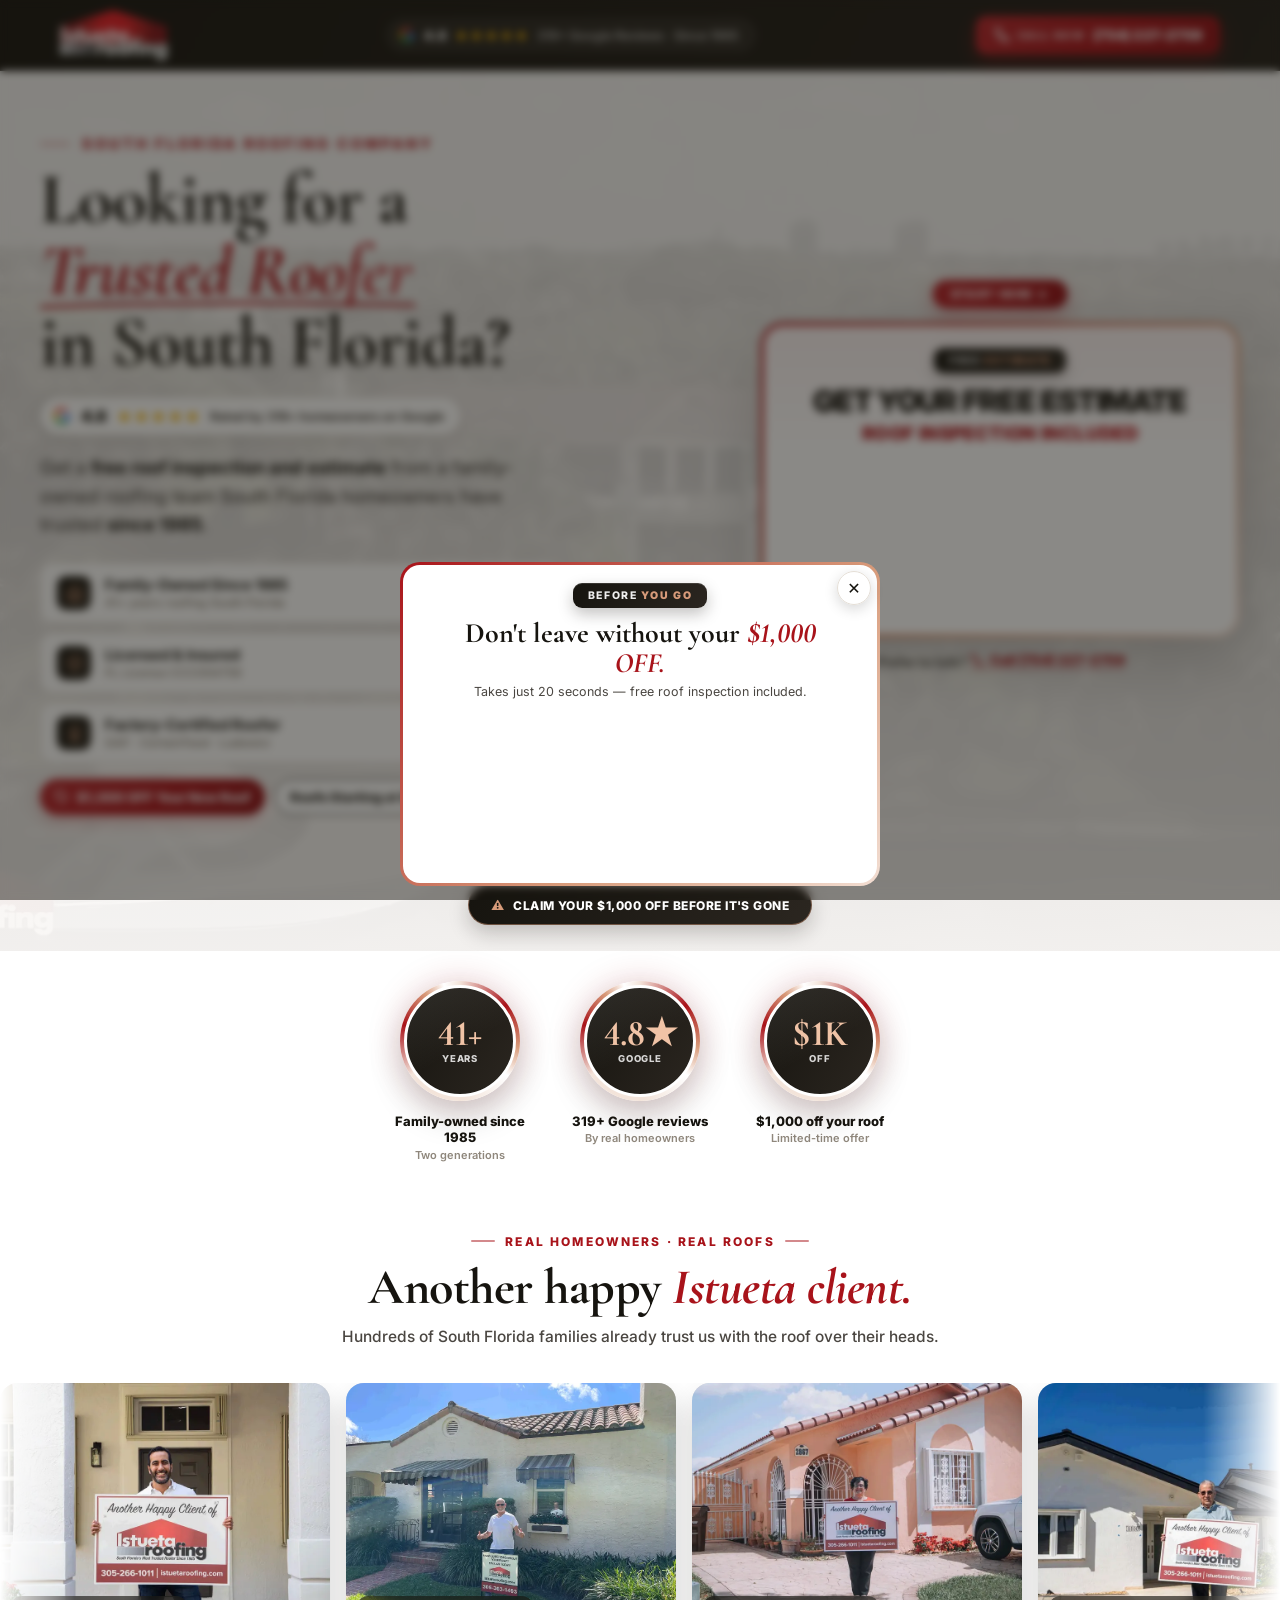
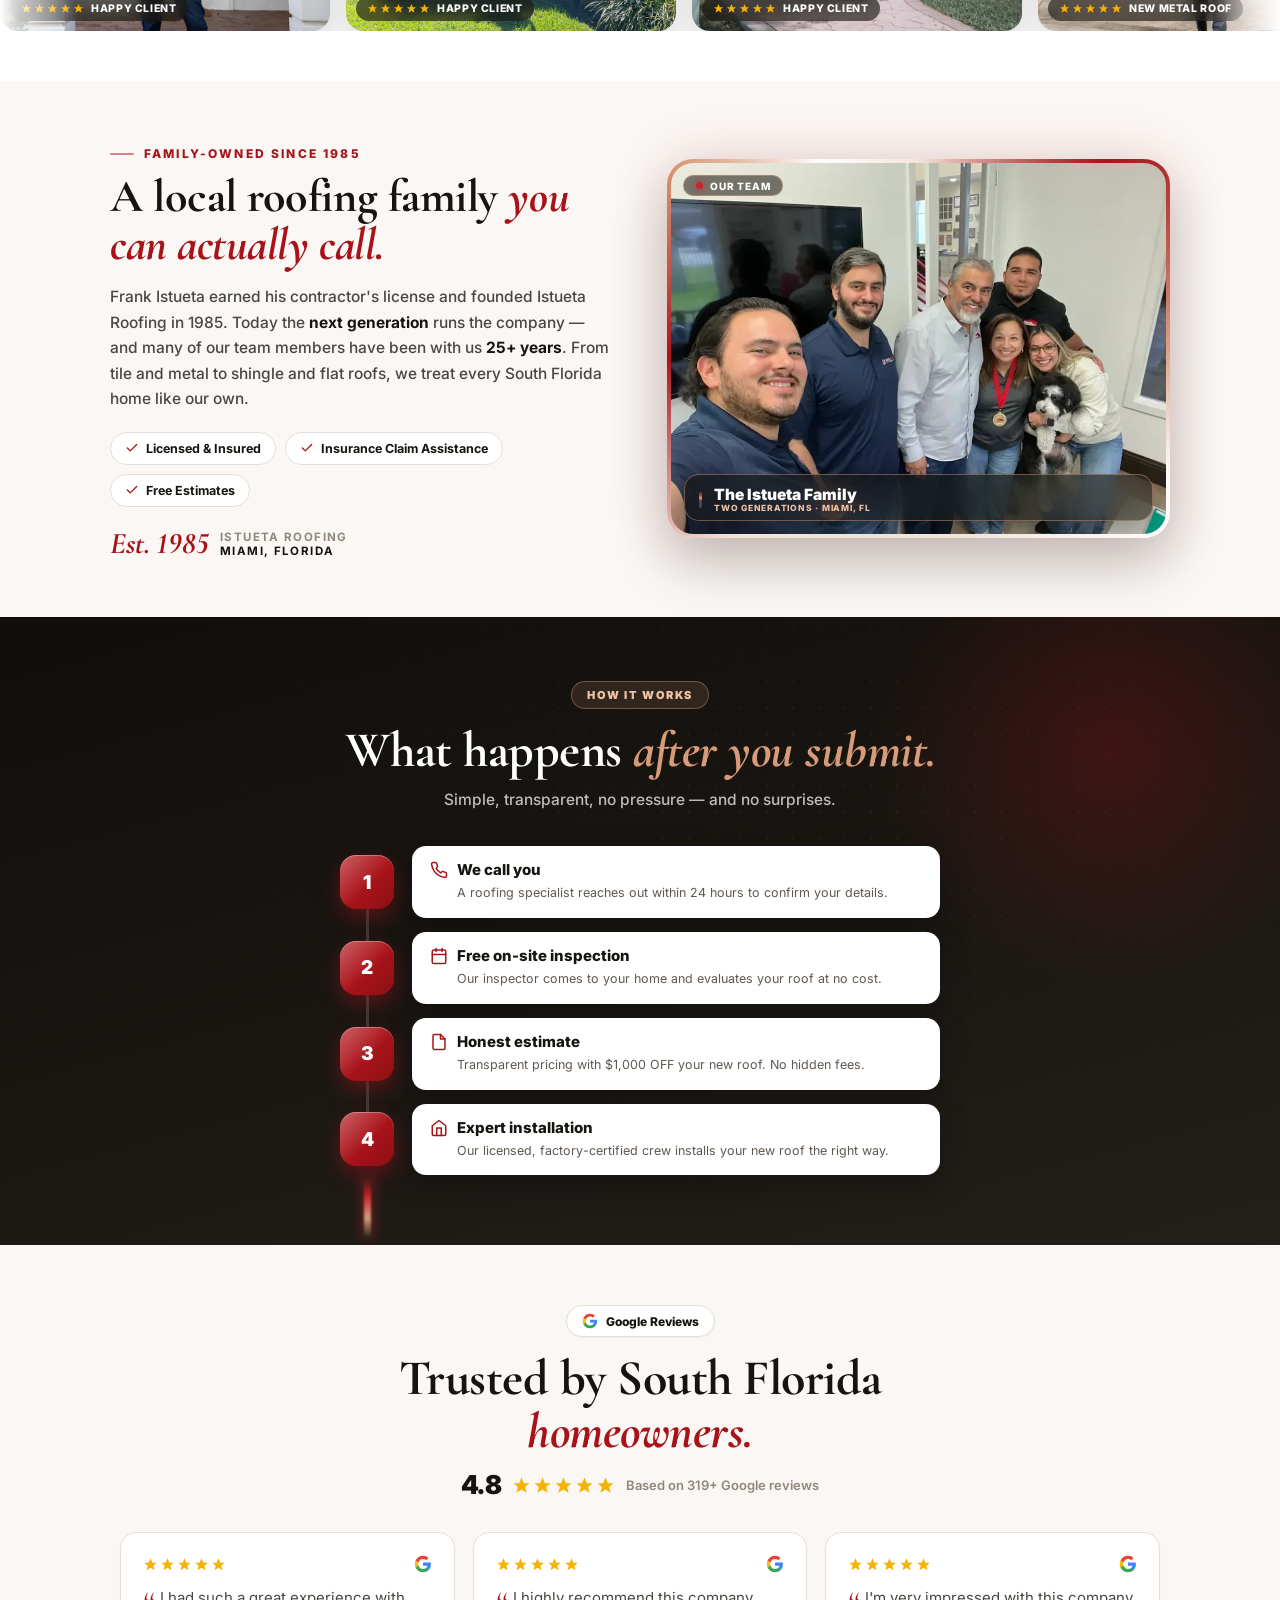
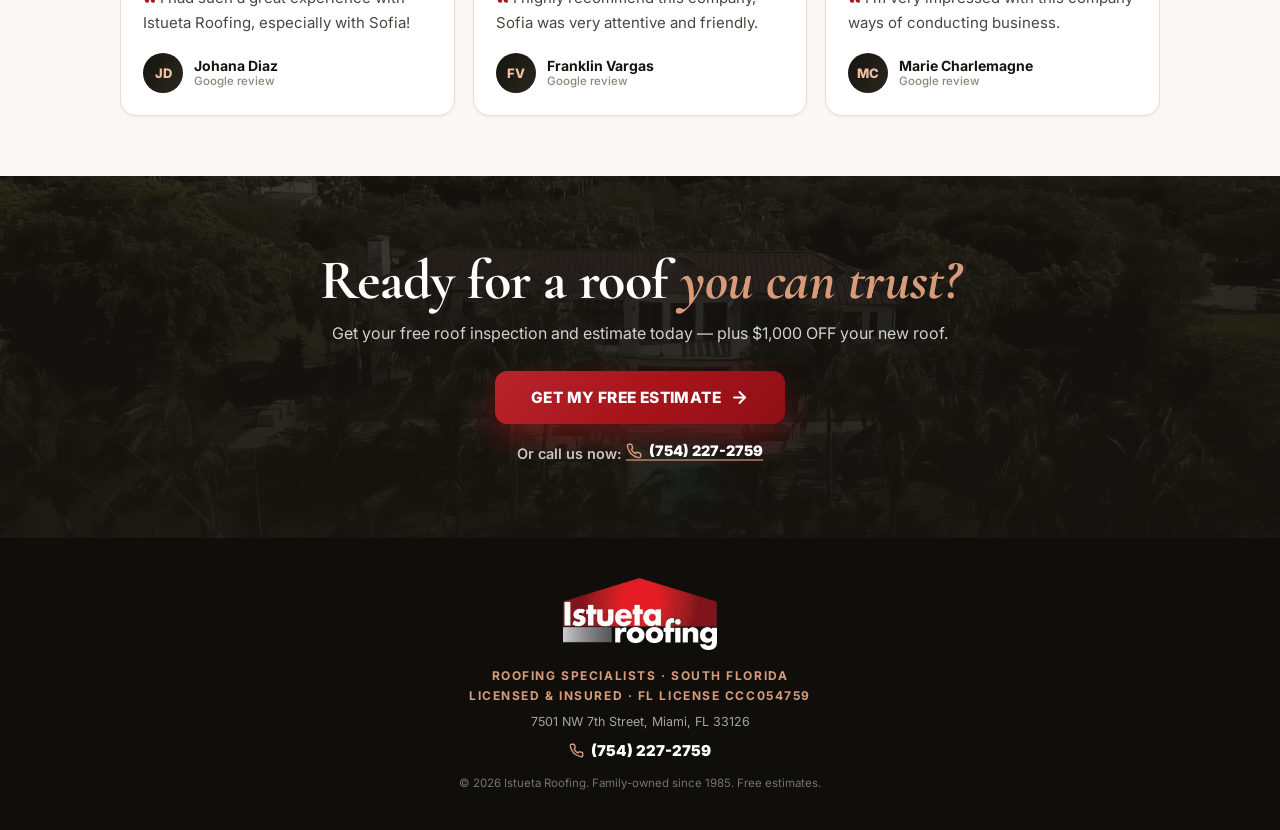
<file: index.html>
<!DOCTYPE html>
<html lang="en">
<head>
<meta charset="UTF-8" />
<meta name="viewport" content="width=device-width, initial-scale=1.0, maximum-scale=1.0, user-scalable=no, viewport-fit=cover" />
<title>Trusted Roofer in South Florida | Istueta Roofing</title>
<meta name="theme-color" content="#16140F">
<link href="https://fonts.googleapis.com/css2?family=Inter:wght@400;500;600;700;800;900&family=Cormorant+Garamond:ital,wght@0,600;0,700;1,600;1,700&display=swap" rel="stylesheet" />
<!--
  ═══════════════════════════════════════════════════════════════════════
  ISTUETA ROOFING — FUNNEL (vista previa)
  Estructura base: Sunstrong (form primero en móvil, trust, proceso, CTA,
  sticky con llamada, popup). Marca tomada de istuetaroofing.com:
   rojo #A8131A · carbón #16140F · crema #FAF7F4 · clay #D89B7A
   display: Cormorant Garamond · texto: Inter
  Todo va fijo (logo, fotos, textos y survey).
  Sin custom values: el survey de GHL va embebido directo (iframe
  rm2ZsHLrR9CpR3M7TmKk) en el form del hero y en el popup.
  ═══════════════════════════════════════════════════════════════════════
-->
<style>
  *,*::before,*::after{box-sizing:border-box;margin:0;padding:0}
  :root{
    --bg:#ffffff; --bg-alt:#FAF7F4; --sand:#F1ECE6;
    --fg:#16140F; --body:#4A4641; --muted:#8f877c; --border:#E5DFD7;

    /* ROJO de marca (CTA) */
    --red:#A8131A; --red2:#C8262E; --red-deep:#8C0F15; --red-ink:#ffffff;
    --grad:linear-gradient(135deg,#B7242B,#A8131A 55%,#8C0F15);
    /* CLAY/oro cálido (acento secundario sobre oscuro) */
    --clay:#D89B7A; --clay2:#F0C3A6; --clay-deep:#B86F4A;
    /* OSCURO = carbón cálido */
    --deep:#16140F; --deep2:#2B2620;
    --deep-grad:linear-gradient(120deg,var(--deep),var(--deep2));
    --topbar:linear-gradient(120deg,#16140F,#221e19);
    --star:#F5B301;

    --soft:color-mix(in srgb,var(--red) 6%,white);
    --soft-2:color-mix(in srgb,var(--red) 3%,white);
    --bdr:color-mix(in srgb,var(--red) 18%,white);
    --bdr-strong:color-mix(in srgb,var(--red) 38%,white);
    --shadow-sm:0 1px 2px rgba(22,20,15,.05);
    --shadow-md:0 6px 16px rgba(22,20,15,.08);
    --display:'Cormorant Garamond',Georgia,serif;
  }
  html{scroll-behavior:smooth}
  body{font-variant-numeric:lining-nums;font-family:'Inter',system-ui,sans-serif;background:var(--bg);color:var(--fg);-webkit-font-smoothing:antialiased;overflow-x:hidden}
  a{text-decoration:none;color:inherit}
  img{max-width:100%}
  @keyframes shimmerText{0%{background-position:0% center}100%{background-position:200% center}}
  @keyframes pulse{0%,100%{opacity:1}50%{opacity:.4}}
  @keyframes frameSpin{to{transform:translate(-50%,-50%) rotate(360deg)}}
  .stars{display:inline-flex;gap:2px}
  .stars svg{width:15px;height:15px;fill:var(--star)}
  .gg{width:18px;height:18px;flex-shrink:0;display:block}

  /* ══ TOPBAR ══ */
  .top-bar{position:sticky;top:0;z-index:50;background:var(--topbar);border-bottom:1px solid rgba(255,255,255,.08)}
  .top-in{display:flex;align-items:center;justify-content:space-between;gap:12px;padding:10px 20px;max-width:1200px;margin:0 auto}
  .top-logo{display:flex;align-items:center;line-height:0}
  .top-logo img{height:50px;width:auto;display:block}
  @media(max-width:520px){.top-logo img{height:40px}}
  .top-rating{display:none;align-items:center;gap:9px;padding:7px 15px 7px 11px;border-radius:100px;background:rgba(255,255,255,.06);border:1px solid rgba(255,255,255,.12);color:#fff;font-size:12.5px;font-weight:700}
  .top-rating .gg{width:16px;height:16px}
  .top-rating b{font-weight:900}
  .top-rating .stars svg{width:13px;height:13px}
  .top-rating span.sub{color:rgba(255,255,255,.65);font-weight:600}
  @media(min-width:860px){.top-rating{display:inline-flex}}
  .top-call{display:inline-flex;align-items:center;gap:8px;padding:10px 16px;border-radius:100px;background:var(--grad);color:#fff;font-weight:900;font-size:13.5px;letter-spacing:.2px;white-space:nowrap;box-shadow:0 6px 18px rgba(168,19,26,.45);animation:callPulse 2.2s ease-in-out infinite;transition:transform .2s}
  .top-call:hover{transform:translateY(-1px)}
  .top-call svg{width:16px;height:16px;min-width:16px;stroke:#fff;fill:none}
  .top-call .lbl{font-size:10px;font-weight:900;letter-spacing:.14em;text-transform:uppercase;opacity:.82}
  @media(max-width:339px){.top-call .lbl{display:none}}
  @media(min-width:860px){.top-call{border-radius:10px;padding:11px 18px}}
  @keyframes callPulse{0%,100%{box-shadow:0 6px 18px rgba(168,19,26,.4)}50%{box-shadow:0 6px 28px rgba(200,38,46,.8)}}

  /* ══ HERO ══ */
  .hero-shell{position:relative;background:var(--bg-alt);overflow:hidden}
  .hero-wallpaper{position:absolute;inset:0;z-index:0;background:url('assets/hero-aerial.webp') center 35%/cover no-repeat;filter:grayscale(.35)}
  .hero-wallpaper .veil{position:absolute;inset:0;background:linear-gradient(180deg,rgba(250,247,244,.9),rgba(250,247,244,.86) 45%,rgba(250,247,244,.97))}
  .hero{position:relative;z-index:1;padding:30px 20px 20px}
  .hero-grid{max-width:1200px;margin:0 auto;display:grid;grid-template-columns:1fr;gap:36px;align-items:center}
  @media(min-width:1024px){.hero{padding:64px 20px 34px}.hero-grid{grid-template-columns:1fr 480px;gap:52px}}
  .hero-text{order:2}.form-col{order:1}
  @media(min-width:1024px){.hero-text{order:1}.form-col{order:2}}
  @media(max-width:1023px){.hero-text{display:none}}

  .area-tag{display:flex;align-items:center;gap:12px;margin-bottom:12px}
  .area-tag .line{width:30px;height:2px;border-radius:2px;background:var(--red);opacity:.5}
  .area-tag .txt{font-size:clamp(12px,1.6vw,14.5px);font-weight:800;text-transform:uppercase;letter-spacing:.2em;color:var(--red)}
  .hero h1{font-family:var(--display);font-size:clamp(44px,5.6vw,72px);font-weight:700;line-height:1;letter-spacing:-.015em;color:var(--fg)}
  .hero h1 span{display:block}
  /* "Trusted Roofer": rojo con brillo + subrayado dibujado */
  .mr{position:relative;display:inline-block;font-style:italic;color:var(--red);
    background:linear-gradient(102deg,var(--red) 30%,#f2a6a9 50%,var(--red2) 60%,var(--red) 78%);background-size:250% auto;
    -webkit-background-clip:text;background-clip:text;-webkit-text-fill-color:transparent;animation:mrShine 4.4s cubic-bezier(.5,0,.5,1) infinite;padding-right:.06em}
  @keyframes mrShine{0%{background-position:150% center}55%{background-position:-60% center}100%{background-position:-60% center}}
  .mr .ul{position:absolute;left:-1%;width:102%;bottom:-.04em;height:.14em;overflow:visible;color:var(--red);pointer-events:none}
  .mr .ul path{stroke-dasharray:210;stroke-dashoffset:210;animation:drawLine 1.2s .5s cubic-bezier(.16,1,.3,1) forwards}
  @keyframes drawLine{to{stroke-dashoffset:0}}

  /* prueba social Google pegada al titular */
  .g-proof{display:inline-flex;align-items:center;gap:10px;margin-top:18px;padding:9px 16px 9px 12px;border-radius:100px;background:#fff;border:1px solid var(--border);box-shadow:var(--shadow-md)}
  .g-proof b{font-size:16px;font-weight:900;letter-spacing:-.02em;line-height:1}
  .g-proof .cnt{font-size:12.5px;font-weight:700;color:var(--body);white-space:nowrap}
  .hero .sub{margin-top:18px;font-size:clamp(16px,1.5vw,18.5px);font-weight:500;color:var(--body);line-height:1.55;max-width:520px}
  .hero .sub b{color:var(--fg);font-weight:700}
  .hero-badges{margin-top:24px;display:flex;flex-direction:column;gap:10px;max-width:520px}
  .hero-badge{display:flex;align-items:center;gap:14px;padding:12px 16px;border-radius:12px;background:#fff;border:1px solid var(--border);box-shadow:var(--shadow-sm);font-size:14.5px;font-weight:700;color:var(--fg)}
  .hero-badge .ic{width:34px;height:34px;min-width:34px;border-radius:9px;background:var(--deep-grad);display:flex;align-items:center;justify-content:center}
  .hero-badge .ic svg{width:17px;height:17px;stroke:var(--clay)}
  .hero-badge small{display:block;font-size:12px;font-weight:600;color:var(--muted);margin-top:2px}
  /* ofertas */
  .hero-offers{margin-top:16px;display:flex;flex-wrap:wrap;gap:9px;max-width:520px}
  .offer{display:inline-flex;align-items:center;gap:8px;padding:9px 15px;border-radius:100px;background:var(--grad);color:#fff;font-size:13px;font-weight:800;white-space:nowrap;box-shadow:0 6px 16px rgba(168,19,26,.28)}
  .offer.alt{background:#fff;color:var(--fg);border:1.5px solid var(--fg);box-shadow:none}
  .offer svg{width:14px;height:14px;stroke:currentColor;fill:none}

  /* título compacto móvil */
  .m-title{display:block;text-align:center;margin-bottom:16px}
  .m-title .area-tag{justify-content:center}
  .m-title h1{font-family:var(--display);font-size:clamp(36px,10.4vw,50px);font-weight:700;line-height:1;letter-spacing:-.01em;color:var(--fg)}
  .m-title h1 span{display:block}
  .m-title .g-proof{margin-top:14px;padding:7px 13px 7px 10px;gap:8px}
  .m-title .g-proof b{font-size:14.5px}
  .m-title .g-proof .cnt{font-size:12px}
  .m-title .stars svg{width:13px;height:13px}
  .m-offers{justify-content:center;margin:12px auto 0}
  .m-offers .offer{font-size:12px;padding:8px 13px}
  @media(min-width:1024px){.m-title{display:none}}

  /* ══ FORM CARD ══ */
  .form-col{position:relative;padding-top:42px}
  @media(max-width:1023px){.form-col{padding-top:0}}
  .start-badge{position:absolute;top:0;left:50%;transform:translateX(-50%);z-index:20;padding:7px 18px;border-radius:100px;background:var(--grad);color:#fff;font-size:11px;font-weight:900;text-transform:uppercase;letter-spacing:1.4px;white-space:nowrap;box-shadow:0 8px 20px rgba(168,19,26,.38);animation:bob 1.8s ease-in-out infinite}
  @media(max-width:1023px){.start-badge{display:none}}
  @keyframes bob{0%,100%{transform:translateX(-50%) translateY(0)}50%{transform:translateX(-50%) translateY(-7px)}}
  .form-wrap{position:relative;border-radius:24px;padding:4px;background:linear-gradient(135deg,var(--red),var(--clay),#fff,var(--clay),var(--red));background-size:240% 240%;animation:shim 4s ease-in-out infinite;box-shadow:0 24px 60px rgba(22,20,15,.18)}
  @keyframes shim{0%{background-position:0% 50%}50%{background-position:100% 50%}100%{background-position:0% 50%}}
  .form-card{background:#fff;border-radius:20px;overflow:hidden}
  .form-head{padding:22px 20px 8px;text-align:center;background:linear-gradient(180deg,var(--soft),#fff);container-type:inline-size}
  .form-step{position:relative;display:inline-flex;align-items:center;margin-bottom:12px;padding:6px 15px;border-radius:9px;overflow:hidden;background:linear-gradient(118deg,var(--deep),var(--deep2));box-shadow:0 6px 15px rgba(22,20,15,.26),inset 0 1px 0 rgba(255,255,255,.13)}
  .form-step::after{content:'';position:absolute;top:0;bottom:0;left:-55%;width:38%;pointer-events:none;background:linear-gradient(100deg,transparent,rgba(255,255,255,.16),transparent);animation:tagSheen 5.4s ease-in-out infinite}
  @keyframes tagSheen{0%{left:-55%}55%{left:130%}100%{left:130%}}
  .form-step em{position:relative;z-index:1;font-style:normal;color:rgba(255,255,255,.93);font-size:10.5px;font-weight:800;letter-spacing:.16em;text-transform:uppercase;white-space:nowrap}
  .form-step em b{color:var(--clay);font-weight:900}
  .form-head h2{font-size:clamp(22px,7cqw,30px);font-weight:900;line-height:1.12;letter-spacing:-.03em;text-transform:uppercase;color:var(--fg)}
  .form-head h2 span{display:block}
  .form-head h2 .sh{font-size:.62em;letter-spacing:.02em;margin-top:4px;background:linear-gradient(110deg,var(--red) 30%,var(--red2) 50%,var(--red) 70%);background-size:200% auto;-webkit-background-clip:text;background-clip:text;-webkit-text-fill-color:transparent;animation:shimmerText 3s linear infinite}
  .form-body{padding:12px 16px 16px}
  .call-under{margin-top:14px;text-align:center;font-size:13.5px;font-weight:600;color:var(--body)}
  .call-under a{display:inline-flex;align-items:center;gap:6px;font-weight:900;color:var(--red);border-bottom:2px solid color-mix(in srgb,var(--red) 35%,transparent)}
  .call-under a svg{width:14px;height:14px;stroke:var(--red);fill:none}


  /* ══ NUDGE ══ */
  .nudge{text-align:center;padding:10px 16px 26px;position:relative;z-index:1}
  .arrows{display:flex;justify-content:center;gap:20px;margin-bottom:8px}
  .arrows svg{width:18px;height:18px;stroke:var(--red);stroke-width:3;stroke-linecap:round;stroke-linejoin:round;animation:nb 1.2s ease-in-out infinite}
  .arrows svg:nth-child(2){animation-delay:.15s}.arrows svg:nth-child(3){animation-delay:.3s}
  @keyframes nb{0%,100%{transform:translateY(0);opacity:.5}50%{transform:translateY(-7px);opacity:1}}
  .nudge-btn{display:inline-flex;align-items:center;gap:9px;background:var(--deep-grad);border:1px solid rgba(216,155,122,.45);border-radius:999px;padding:11px 22px;color:#fff;font-size:12px;font-weight:800;letter-spacing:.04em;text-transform:uppercase;cursor:pointer;font-family:inherit;box-shadow:0 8px 20px rgba(22,20,15,.22);transition:.2s}
  .nudge-btn:hover{transform:translateY(-1px)}
  .nudge-btn .wg{color:var(--clay);font-weight:900;font-size:13px}

  /* ══ TRUST MEDALLIONS ══ */
  .trust{padding:30px 20px 10px;background:var(--bg)}
  .trust-in{max-width:820px;margin:0 auto;display:flex;flex-wrap:wrap;justify-content:center;gap:30px}
  .med{width:150px;text-align:center}
  .med-ph{position:relative;width:120px;height:120px;margin:0 auto 12px}
  .med-ring{position:absolute;inset:0;border-radius:50%;padding:4px;overflow:hidden;box-shadow:0 16px 32px rgba(22,20,15,.18),0 0 34px rgba(168,19,26,.18)}
  .med-ring::before{content:'';position:absolute;top:50%;left:50%;width:165%;aspect-ratio:1;
    background:conic-gradient(from 0deg,#f3e4da 0deg,var(--red) 52deg,var(--clay) 96deg,#fff 126deg,#f3e4da 175deg,#f3e4da 235deg,var(--red) 286deg,var(--clay) 324deg,#fff 344deg,#f3e4da 360deg);
    transform:translate(-50%,-50%) rotate(0deg);animation:frameSpin 8s linear infinite}
  .med-core{position:relative;z-index:1;width:100%;height:100%;border-radius:50%;border:3px solid #fff;background:var(--deep-grad);display:flex;flex-direction:column;align-items:center;justify-content:center;gap:3px;overflow:hidden}
  .med-core::after{content:'';position:absolute;inset:0;background:linear-gradient(150deg,rgba(255,255,255,.10),transparent 55%)}
  .med-core b{position:relative;z-index:1;font-family:var(--display);font-size:36px;font-weight:700;letter-spacing:-.01em;line-height:.9;color:var(--clay2)}
  .med-core small{position:relative;z-index:1;font-size:9.5px;font-weight:800;letter-spacing:.1em;text-transform:uppercase;color:rgba(255,255,255,.82)}
  .med-cap{font-size:13px;font-weight:800;color:var(--fg);line-height:1.25}
  .med-cap span{display:block;font-size:11px;font-weight:600;color:var(--muted);margin-top:3px}
  @media(max-width:520px){.trust-in{gap:8px;flex-wrap:nowrap}.med{width:104px}.med-ph{width:92px;height:92px}.med-core b{font-size:28px}.med-cap{font-size:12px}}

  /* ══ HAPPY CLIENTS (carrusel infinito) ══ */
  .happy{padding:54px 0 50px;background:var(--bg);overflow:hidden}
  .sec-head{text-align:center;max-width:680px;margin:0 auto 34px;padding:0 20px}
  .eyebrow{display:inline-flex;align-items:center;gap:10px;margin-bottom:12px;font-size:12px;font-weight:800;letter-spacing:.18em;text-transform:uppercase;color:var(--red)}
  .eyebrow .ln{width:24px;height:2px;background:var(--red);opacity:.5;border-radius:2px}
  .sec-head h2{font-family:var(--display);font-size:clamp(34px,4.4vw,50px);font-weight:700;letter-spacing:-.01em;color:var(--fg);line-height:1.05}
  .sec-head h2 .hl{color:var(--red);font-style:italic}
  .sec-head p{margin-top:12px;color:var(--body);font-size:15.5px;font-weight:500;line-height:1.55}
  .marquee{position:relative;-webkit-mask-image:linear-gradient(90deg,transparent,#000 6%,#000 94%,transparent);mask-image:linear-gradient(90deg,transparent,#000 6%,#000 94%,transparent)}
  .track{display:flex;gap:16px;width:max-content;animation:scrollX 48s linear infinite}
  .marquee:hover .track{animation-play-state:paused}
  @keyframes scrollX{to{transform:translateX(calc(-50% - 8px))}}
  .hc{position:relative;width:330px;aspect-ratio:4/3;border-radius:18px;overflow:hidden;flex-shrink:0;box-shadow:0 14px 30px rgba(22,20,15,.16);background:#ddd}
  .hc img{width:100%;height:100%;object-fit:cover;display:block;transition:transform .6s cubic-bezier(.16,1,.3,1)}
  .hc:hover img{transform:scale(1.05)}
  .hc .lab{position:absolute;left:10px;bottom:10px;display:inline-flex;align-items:center;gap:7px;padding:6px 11px;border-radius:100px;background:rgba(22,20,15,.62);-webkit-backdrop-filter:blur(8px);backdrop-filter:blur(8px);color:#fff;font-size:10.5px;font-weight:800;letter-spacing:.06em;text-transform:uppercase}
  .hc .lab .stars svg{width:11px;height:11px}
  @media(max-width:520px){.hc{width:260px;border-radius:15px}.track{gap:12px;animation-duration:40s}}

  /* ══ SHOWCASE (familia · foto enmarcada con borde giratorio) ══ */
  .showcase{padding:58px 20px;background:var(--bg-alt)}
  .showcase-in{max-width:1060px;margin:0 auto;display:grid;grid-template-columns:1fr;gap:38px;align-items:center}
  @media(min-width:820px){.showcase-in{grid-template-columns:1fr 1fr;gap:54px}}
  .frame{position:relative;max-width:540px;margin:0 auto;padding:4px;border-radius:26px;overflow:hidden;isolation:isolate;box-shadow:0 26px 54px rgba(22,20,15,.22),0 0 58px rgba(168,19,26,.14)}
  .frame::before{content:'';position:absolute;top:50%;left:50%;width:180%;aspect-ratio:1;z-index:0;
    background:conic-gradient(from 0deg,#f3e4da 0deg,var(--red) 45deg,var(--clay) 88deg,#fff 118deg,#f3e4da 165deg,#f3e4da 225deg,var(--red) 268deg,var(--clay) 308deg,#fff 332deg,#f3e4da 360deg);
    transform:translate(-50%,-50%) rotate(0deg);animation:frameSpin 8s linear infinite}
  .frame-media{position:relative;z-index:1;border-radius:22px;overflow:hidden;background:#111;line-height:0}
  .frame-media img{width:100%;aspect-ratio:4/3;height:auto;object-fit:cover;display:block}
  .v-tag{position:absolute;top:12px;left:12px;z-index:4;display:inline-flex;align-items:center;gap:7px;padding:6px 12px;border-radius:100px;background:rgba(22,20,15,.55);-webkit-backdrop-filter:blur(8px);backdrop-filter:blur(8px);border:1px solid rgba(216,155,122,.5);color:#fff;font-size:10px;font-weight:800;text-transform:uppercase;letter-spacing:.08em}
  .v-tag .pd{width:7px;height:7px;border-radius:50%;background:var(--red2);box-shadow:0 0 8px var(--red2);animation:pulse 1.6s infinite}
  .frame-plaque{position:absolute;left:13px;right:13px;bottom:13px;z-index:3;display:flex;align-items:center;gap:12px;padding:12px 14px;border-radius:15px;overflow:hidden;background:rgba(22,20,15,.6);-webkit-backdrop-filter:blur(15px) saturate(1.3);backdrop-filter:blur(15px) saturate(1.3);border:1px solid rgba(216,155,122,.45);box-shadow:0 16px 34px rgba(0,0,0,.4)}
  .frame-plaque .bar{position:relative;width:3px;min-width:3px;align-self:stretch;border-radius:3px;overflow:hidden;background:rgba(216,155,122,.3)}
  .frame-plaque .bar::after{content:'';position:absolute;left:0;right:0;height:52%;border-radius:3px;background:linear-gradient(to bottom,transparent,var(--red2),var(--clay),transparent);animation:barFlow 3.4s cubic-bezier(.4,0,.2,1) infinite}
  @keyframes barFlow{0%{top:-55%;opacity:0}15%{opacity:1}85%{opacity:1}100%{top:100%;opacity:0}}
  .frame-plaque b{display:block;color:#fff;font-size:15.5px;font-weight:900;line-height:1.05}
  .frame-plaque span{display:block;color:var(--clay2);font-size:8.5px;letter-spacing:.09em;text-transform:uppercase;font-weight:800;margin-top:5px}
  .showcase-copy h2{font-family:var(--display);font-size:clamp(34px,4vw,46px);font-weight:700;letter-spacing:-.01em;color:var(--fg);line-height:1.04}
  .showcase-copy h2 .hl{color:var(--red);font-style:italic}
  .showcase-copy p{margin-top:15px;color:var(--body);font-size:15.5px;line-height:1.65;font-weight:500;max-width:500px}
  .showcase-copy p b{color:var(--fg)}
  .chips{margin-top:20px;display:flex;flex-wrap:wrap;gap:9px}
  .chip{display:inline-flex;align-items:center;gap:7px;padding:8px 14px;border-radius:100px;background:#fff;border:1px solid var(--border);font-size:12.5px;font-weight:700;color:var(--fg)}
  .chip svg{width:14px;height:14px;stroke:var(--red)}
  .sign{margin-top:22px;display:flex;align-items:center;gap:12px}
  .sign .since{font-family:var(--display);font-style:italic;font-size:30px;font-weight:700;color:var(--red);line-height:1}
  .sign small{display:block;font-size:11.5px;font-weight:700;color:var(--muted);text-transform:uppercase;letter-spacing:.12em}

  /* ══ PROCESS (oscuro · línea con luz en movimiento) ══ */
  .process{position:relative;padding:64px 20px 70px;background:linear-gradient(165deg,#100e0b,#231f1a);overflow:hidden}
  .process::before{content:'';position:absolute;top:-22%;right:-8%;width:540px;height:540px;background:radial-gradient(circle,rgba(168,19,26,.26),transparent 62%);pointer-events:none}
  .process::after{content:'';position:absolute;inset:0;background-image:radial-gradient(rgba(255,255,255,.05) 1px,transparent 1.5px);background-size:26px 26px;-webkit-mask-image:radial-gradient(ellipse at 65% 25%,#000,transparent 70%);mask-image:radial-gradient(ellipse at 65% 25%,#000,transparent 70%);pointer-events:none}
  .process>*{position:relative;z-index:2}
  .sec-tag{display:inline-flex;align-items:center;gap:8px;padding:6px 15px;border-radius:100px;background:rgba(216,155,122,.14);border:1px solid rgba(216,155,122,.4);color:var(--clay2);font-size:11px;font-weight:900;text-transform:uppercase;letter-spacing:.14em;margin-bottom:15px}
  .process .sec-head h2{color:#fff}
  .process .sec-head h2 .hl{color:var(--clay)}
  .process .sec-head p{color:rgba(255,255,255,.72)}
  .jr{max-width:600px;margin:0 auto;position:relative}
  .jr::before{content:'';position:absolute;left:26px;top:16px;bottom:34px;width:3px;background:rgba(255,255,255,.15);border-radius:3px}
  .jr::after{content:'';position:absolute;left:24px;width:7px;height:64px;border-radius:7px;background:linear-gradient(to bottom,transparent,var(--red2),var(--clay),transparent);filter:blur(1px);box-shadow:0 0 14px rgba(200,38,46,.7);animation:flow 3.6s cubic-bezier(.4,0,.2,1) infinite}
  @keyframes flow{0%{top:-64px;opacity:0}12%{opacity:1}86%{opacity:1}100%{top:100%;opacity:0}}
  .jr-step{position:relative;display:grid;grid-template-columns:54px 1fr;gap:18px;align-items:center;padding-bottom:14px}
  .jr-step:last-child{padding-bottom:0}
  .jr-node{width:54px;height:54px;border-radius:16px;background:var(--grad);display:flex;align-items:center;justify-content:center;position:relative;z-index:2;overflow:hidden;font-weight:900;font-size:19px;color:#fff;box-shadow:0 8px 20px rgba(168,19,26,.45),inset 0 1px 0 rgba(255,255,255,.3)}
  .jr-node::after{content:'';position:absolute;inset:0;background:linear-gradient(135deg,rgba(255,255,255,.28),transparent 55%)}
  .jr-node em{position:relative;z-index:1;font-style:normal}
  .jr-card{background:#fff;border-radius:14px;padding:15px 18px;box-shadow:0 12px 30px rgba(0,0,0,.26);transition:transform .25s}
  .jr-card:hover{transform:translateX(5px)}
  .jr-card .t{display:flex;align-items:center;gap:9px;font-size:15px;font-weight:800;color:var(--fg);line-height:1.2}
  .jr-card .t svg{width:18px;height:18px;stroke:var(--red);flex-shrink:0}
  .jr-card p{margin-top:5px;font-size:12.5px;color:#5f5850;line-height:1.5;padding-left:27px}
  @media(max-width:520px){.jr-step{grid-template-columns:46px 1fr;gap:13px}.jr-node{width:46px;height:46px;border-radius:14px;font-size:17px}.jr::before{left:22px}.jr::after{left:20px}.jr-card p{padding-left:0}}

  /* ══ GOOGLE REVIEWS ══ */
  .tests{padding:60px 20px;background:var(--bg-alt)}
  .g-pill{display:inline-flex;align-items:center;gap:8px;padding:7px 15px;border-radius:100px;background:#fff;border:1px solid var(--border);box-shadow:var(--shadow-sm);font-size:12px;font-weight:800;color:var(--fg);margin-bottom:15px}
  .g-rate{display:inline-flex;align-items:center;gap:11px;margin-top:15px;flex-wrap:wrap;justify-content:center}
  .g-rate b{font-size:26px;font-weight:900;color:var(--fg);letter-spacing:-.02em;line-height:1}
  .g-rate .stars svg{width:19px;height:19px}
  .g-count{font-size:13px;color:var(--muted);font-weight:600}
  .t-grid{max-width:1040px;margin:0 auto;display:grid;grid-template-columns:1fr;gap:16px}
  @media(min-width:768px){.t-grid{grid-template-columns:repeat(3,1fr);gap:18px}}
  .t-card{display:flex;flex-direction:column;padding:22px;border-radius:16px;background:#fff;border:1px solid var(--border);box-shadow:var(--shadow-sm);transition:.3s}
  .t-card:hover{box-shadow:var(--shadow-md);border-color:var(--bdr-strong);transform:translateY(-2px)}
  .t-top{display:flex;align-items:center;justify-content:space-between;margin-bottom:13px}
  .t-quote{flex:1;color:var(--body);font-size:15px;line-height:1.62;margin-bottom:18px}
  .t-quote::before{content:'\201C';font-family:var(--display);font-size:40px;line-height:0;vertical-align:-.36em;color:var(--red);margin-right:3px}
  .t-auth{display:flex;align-items:center;gap:11px}
  .t-av{width:40px;height:40px;border-radius:50%;background:var(--deep-grad);display:flex;align-items:center;justify-content:center;font-size:13px;color:var(--clay2);font-weight:800}
  .t-name{font-size:14px;font-weight:700;color:var(--fg)}
  .t-name span{display:block;font-size:11.5px;font-weight:500;color:var(--muted)}

  /* ══ CTA BANNER (foto aérea + velo oscuro) ══ */
  .cta{position:relative;padding:76px 20px;overflow:hidden;background:#16140F}
  .cta-bg{position:absolute;inset:0;background:url('assets/hero-aerial.webp') center/cover no-repeat;opacity:.38;transform:scale(1.04)}
  .cta::after{content:'';position:absolute;inset:0;background:linear-gradient(180deg,rgba(22,20,15,.55),rgba(22,20,15,.86))}
  .cta-in{position:relative;z-index:2;max-width:720px;margin:0 auto;text-align:center}
  .cta-in h2{font-family:var(--display);font-size:clamp(36px,5vw,56px);font-weight:700;letter-spacing:-.01em;color:#fff;line-height:1.02}
  .cta-in h2 .hl{color:var(--clay);font-style:italic}
  .cta-in p{color:rgba(255,255,255,.8);font-size:16px;margin-top:14px;margin-bottom:28px}
  .btn{display:inline-flex;align-items:center;gap:9px;padding:17px 36px;border-radius:12px;background:var(--grad);color:#fff;font-weight:800;font-size:15.5px;text-transform:uppercase;letter-spacing:.4px;border:none;cursor:pointer;font-family:inherit;box-shadow:0 14px 30px rgba(168,19,26,.45);transition:.25s}
  .btn:hover{transform:translateY(-2px);filter:brightness(1.06)}
  .btn svg{width:19px;height:19px;stroke:#fff}
  .cta-call{margin-top:18px;font-size:14.5px;font-weight:600;color:rgba(255,255,255,.75)}
  .cta-call a{display:inline-flex;align-items:center;gap:7px;font-weight:900;color:#fff;border-bottom:2px solid rgba(216,155,122,.6)}
  .cta-call a svg{width:16px;height:16px;stroke:var(--clay);fill:none}

  /* ══ FOOTER ══ */
  .foot{padding:40px 20px 100px;text-align:center;background:#100e0b;color:rgba(255,255,255,.7)}
  @media(min-width:768px){.foot{padding-bottom:40px}}
  .foot-logo{height:72px;width:auto;margin:0 auto 16px;display:block}
  .foot .fl{font-size:12px;color:var(--clay);text-transform:uppercase;letter-spacing:.13em;font-weight:700;line-height:1.7}
  .foot .fad{font-size:12.5px;margin-top:8px;color:rgba(255,255,255,.62)}
  .foot .fph{display:inline-flex;align-items:center;gap:7px;margin-top:12px;font-size:15px;font-weight:900;color:#fff}
  .foot .fph svg{width:15px;height:15px;stroke:var(--clay);fill:none}
  .foot .fcopy{font-size:11.5px;margin-top:14px;color:rgba(255,255,255,.42)}

  /* ══ STICKY móvil (llamar + estimado) ══ */
  .sticky{position:fixed;bottom:0;left:0;right:0;z-index:60;padding:11px 14px;background:rgba(16,14,11,.95);backdrop-filter:blur(16px);-webkit-backdrop-filter:blur(16px);border-top:1px solid rgba(255,255,255,.08);box-shadow:0 -6px 22px rgba(0,0,0,.3);
    transform:translateY(125%);opacity:0;pointer-events:none;transition:transform .42s cubic-bezier(.16,1,.3,1),opacity .32s}
  .sticky.show{transform:translateY(0);opacity:1;pointer-events:auto}
  .sticky-in{display:flex;gap:9px;align-items:stretch}
  .sticky .s-call{flex:0 0 auto;display:inline-flex;align-items:center;justify-content:center;gap:7px;padding:15px 16px;border-radius:12px;background:rgba(255,255,255,.08);border:1.5px solid rgba(216,155,122,.6);color:#fff;font-weight:900;font-size:14px;text-transform:uppercase;letter-spacing:.4px}
  .sticky .s-call svg{width:17px;height:17px;stroke:var(--clay);fill:none}
  .sticky button{flex:1;width:100%;padding:15px 10px;border-radius:12px;background:var(--grad);color:#fff;font-weight:900;font-size:13.5px;text-transform:uppercase;letter-spacing:.2px;border:none;cursor:pointer;font-family:inherit;box-shadow:0 6px 20px rgba(168,19,26,.45);display:inline-flex;align-items:center;justify-content:center;gap:8px}
  @media(min-width:768px){.sticky{display:none}}

  /* ══ POPUP ══ */
  .pop-ov{position:fixed;inset:0;z-index:9998;background:rgba(22,20,15,.5);backdrop-filter:blur(4px);display:none;opacity:0;transition:opacity .3s}
  .pop-ov.on{display:block;opacity:1}
  .pop{position:fixed;left:50%;bottom:14px;transform:translateX(-50%) translateY(30px);z-index:9999;width:94%;max-width:480px;max-height:calc(100vh - 28px);max-height:calc(100dvh - 28px);display:none;flex-direction:column;opacity:0;transition:opacity .35s,transform .35s cubic-bezier(.16,1,.3,1)}
  .pop.on{display:flex;opacity:1;transform:translateX(-50%) translateY(0)}
  .pop-x{position:absolute;top:9px;right:9px;z-index:20;width:34px;height:34px;border-radius:50%;background:rgba(255,255,255,.94);border:1px solid var(--border);color:var(--fg);font-size:16px;line-height:1;font-family:inherit;cursor:pointer;display:flex;align-items:center;justify-content:center;box-shadow:0 4px 14px rgba(0,0,0,.16)}
  .pop-wrap{flex:1;min-height:0;display:flex;flex-direction:column;border-radius:20px;padding:3px;background:linear-gradient(135deg,var(--red),var(--clay),#fff,var(--clay),var(--red));background-size:240% 240%;animation:shim 4s ease-in-out infinite}
  .pop-card{flex:1;min-height:0;background:#fff;border-radius:17px;overflow-y:auto;overflow-x:hidden;overscroll-behavior:contain;-webkit-overflow-scrolling:touch}
  .pop-head{padding:18px 46px 6px;text-align:center}
  .pop-head .form-step{margin-bottom:10px}
  .pop-head h3{font-family:var(--display);font-size:28px;font-weight:700;color:var(--fg);line-height:1.08}
  .pop-head h3 .hl{color:var(--red);font-style:italic}
  .pop-head p{font-size:12.5px;color:var(--body);margin-top:6px}
  .pop-body{padding:10px 14px 14px}
  body.pop-open{overflow:hidden}

  @media(prefers-reduced-motion:reduce){
    .top-call,.form-head h2 .sh,.arrows svg,.frame::before,.med-ring::before,.frame-plaque .bar::after,.jr::after,.start-badge,.form-wrap,.pop-wrap,.mr,.form-step::after{animation:none}
    .track{animation-duration:160s}
  }
</style>
</head>
<body>

  <!-- ══ TOPBAR ══ -->
  <header class="top-bar">
    <div class="top-in">
      <a class="top-logo" href="#"><img src="assets/logo-white.webp" alt="Istueta Roofing" width="480" height="225"></a>
      <span class="top-rating"><svg class="gg" viewBox="0 0 48 48"><path fill="#4285F4" d="M45.12 24.5c0-1.56-.14-3.06-.4-4.5H24v8.51h11.84c-.51 2.75-2.06 5.08-4.39 6.64v5.52h7.11c4.16-3.83 6.56-9.47 6.56-16.17z"/><path fill="#34A853" d="M24 46c5.94 0 10.92-1.97 14.56-5.33l-7.11-5.52c-1.97 1.32-4.49 2.1-7.45 2.1-5.73 0-10.58-3.87-12.31-9.07H4.34v5.7C7.96 41.07 15.4 46 24 46z"/><path fill="#FBBC05" d="M11.69 28.18C11.25 26.86 11 25.45 11 24s.25-2.86.69-4.18v-5.7H4.34C2.85 17.09 2 20.45 2 24s.85 6.91 2.34 9.88l7.35-5.7z"/><path fill="#EA4335" d="M24 10.75c3.23 0 6.13 1.11 8.41 3.29l6.31-6.31C34.91 4.18 29.93 2 24 2 15.4 2 7.96 6.93 4.34 14.12l7.35 5.7c1.73-5.2 6.58-9.07 12.31-9.07z"/></svg><b>4.8</b><span class="stars"><svg viewBox="0 0 24 24"><polygon points="12 2 15 9 22 9.3 16.5 13.8 18.5 21 12 17 5.5 21 7.5 13.8 2 9.3 9 9"/></svg><svg viewBox="0 0 24 24"><polygon points="12 2 15 9 22 9.3 16.5 13.8 18.5 21 12 17 5.5 21 7.5 13.8 2 9.3 9 9"/></svg><svg viewBox="0 0 24 24"><polygon points="12 2 15 9 22 9.3 16.5 13.8 18.5 21 12 17 5.5 21 7.5 13.8 2 9.3 9 9"/></svg><svg viewBox="0 0 24 24"><polygon points="12 2 15 9 22 9.3 16.5 13.8 18.5 21 12 17 5.5 21 7.5 13.8 2 9.3 9 9"/></svg><svg viewBox="0 0 24 24"><polygon points="12 2 15 9 22 9.3 16.5 13.8 18.5 21 12 17 5.5 21 7.5 13.8 2 9.3 9 9"/></svg></span><span class="sub">319+ Google Reviews · Since 1985</span></span>
      <a class="top-call" href="tel:+17542272759"><svg viewBox="0 0 24 24" stroke-width="2.2" stroke-linecap="round" stroke-linejoin="round"><path d="M22 16.92v3a2 2 0 0 1-2.18 2 19.79 19.79 0 0 1-8.63-3.07 19.5 19.5 0 0 1-6-6 19.79 19.79 0 0 1-3.07-8.67A2 2 0 0 1 4.11 2h3a2 2 0 0 1 2 1.72c.13.96.36 1.9.7 2.81a2 2 0 0 1-.45 2.11L8.09 9.91a16 16 0 0 0 6 6l1.27-1.27a2 2 0 0 1 2.11-.45c.91.34 1.85.57 2.81.7A2 2 0 0 1 22 16.92z"/></svg><span class="lbl">Call now</span>(754) 227-2759</a>
    </div>
  </header>

  <!-- ══ HERO ══ -->
  <div class="hero-shell">
    <div class="hero-wallpaper"><div class="veil"></div></div>
    <section class="hero">
      <div class="hero-grid">

        <!-- FORM (móvil: primero) -->
        <div class="form-col">
          <div class="m-title">
            <div class="area-tag"><span class="line"></span><span class="txt">South Florida Roofing Company</span><span class="line"></span></div>
            <h1><span>Looking for a</span><span><em class="mr">Trusted Roofer<svg class="ul" viewBox="0 0 200 12" preserveAspectRatio="none"><path d="M4 8.6C42 3.4 118 2.2 196 6.2" fill="none" stroke="currentColor" stroke-width="4" stroke-linecap="round"/></svg></em></span><span>in South Florida?</span></h1>
            <div class="g-proof"><svg class="gg" viewBox="0 0 48 48"><path fill="#4285F4" d="M45.12 24.5c0-1.56-.14-3.06-.4-4.5H24v8.51h11.84c-.51 2.75-2.06 5.08-4.39 6.64v5.52h7.11c4.16-3.83 6.56-9.47 6.56-16.17z"/><path fill="#34A853" d="M24 46c5.94 0 10.92-1.97 14.56-5.33l-7.11-5.52c-1.97 1.32-4.49 2.1-7.45 2.1-5.73 0-10.58-3.87-12.31-9.07H4.34v5.7C7.96 41.07 15.4 46 24 46z"/><path fill="#FBBC05" d="M11.69 28.18C11.25 26.86 11 25.45 11 24s.25-2.86.69-4.18v-5.7H4.34C2.85 17.09 2 20.45 2 24s.85 6.91 2.34 9.88l7.35-5.7z"/><path fill="#EA4335" d="M24 10.75c3.23 0 6.13 1.11 8.41 3.29l6.31-6.31C34.91 4.18 29.93 2 24 2 15.4 2 7.96 6.93 4.34 14.12l7.35 5.7c1.73-5.2 6.58-9.07 12.31-9.07z"/></svg><b>4.8</b><span class="stars"><svg viewBox="0 0 24 24"><polygon points="12 2 15 9 22 9.3 16.5 13.8 18.5 21 12 17 5.5 21 7.5 13.8 2 9.3 9 9"/></svg><svg viewBox="0 0 24 24"><polygon points="12 2 15 9 22 9.3 16.5 13.8 18.5 21 12 17 5.5 21 7.5 13.8 2 9.3 9 9"/></svg><svg viewBox="0 0 24 24"><polygon points="12 2 15 9 22 9.3 16.5 13.8 18.5 21 12 17 5.5 21 7.5 13.8 2 9.3 9 9"/></svg><svg viewBox="0 0 24 24"><polygon points="12 2 15 9 22 9.3 16.5 13.8 18.5 21 12 17 5.5 21 7.5 13.8 2 9.3 9 9"/></svg><svg viewBox="0 0 24 24"><polygon points="12 2 15 9 22 9.3 16.5 13.8 18.5 21 12 17 5.5 21 7.5 13.8 2 9.3 9 9"/></svg></span><span class="cnt">319+ Google reviews</span></div>
            <div class="hero-offers m-offers"><span class="offer"><svg viewBox="0 0 24 24" stroke-width="2.4" stroke-linecap="round" stroke-linejoin="round"><path d="M20.59 13.41l-7.17 7.17a2 2 0 0 1-2.83 0L2 12V2h10l8.59 8.59a2 2 0 0 1 0 2.82z"/><line x1="7" y1="7" x2="7.01" y2="7"/></svg>$1,000 OFF</span><span class="offer alt">Roofs from $6,999</span></div>
          </div>
          <div class="start-badge">Start Here ↓</div>
          <div class="form-wrap">
            <div id="lead-form" class="form-card">
              <div class="form-head">
                <div class="form-step"><em>Free <b>Estimate</b></em></div>
                <h2><span>Get Your Free Estimate</span><span class="sh">Roof Inspection Included</span></h2>
              </div>
              <div class="form-body">
                <!--SURVEY--><iframe src="https://api.leadconnectorhq.com/widget/survey/rm2ZsHLrR9CpR3M7TmKk" style="border:none;width:100%;" scrolling="no" id="rm2ZsHLrR9CpR3M7TmKk" title="survey" data-cookie-consent="true" data-cookie-consent-provider="auto"></iframe><!--/SURVEY-->
              </div>
            </div>
          </div>
          <div class="call-under">Prefer to talk? <a href="tel:+17542272759"><svg viewBox="0 0 24 24" stroke-width="2.2" stroke-linecap="round" stroke-linejoin="round"><path d="M22 16.92v3a2 2 0 0 1-2.18 2 19.79 19.79 0 0 1-8.63-3.07 19.5 19.5 0 0 1-6-6 19.79 19.79 0 0 1-3.07-8.67A2 2 0 0 1 4.11 2h3a2 2 0 0 1 2 1.72c.13.96.36 1.9.7 2.81a2 2 0 0 1-.45 2.11L8.09 9.91a16 16 0 0 0 6 6l1.27-1.27a2 2 0 0 1 2.11-.45c.91.34 1.85.57 2.81.7A2 2 0 0 1 22 16.92z"/></svg>Call (754) 227-2759</a></div>
        </div>

        <!-- HERO TEXT (desktop) -->
        <div class="hero-text">
          <div class="area-tag"><span class="line"></span><span class="txt">South Florida Roofing Company</span></div>
          <h1><span>Looking for a</span><span><em class="mr">Trusted Roofer<svg class="ul" viewBox="0 0 200 12" preserveAspectRatio="none"><path d="M4 8.6C42 3.4 118 2.2 196 6.2" fill="none" stroke="currentColor" stroke-width="4" stroke-linecap="round"/></svg></em></span><span>in South Florida?</span></h1>
          <div class="g-proof"><svg class="gg" viewBox="0 0 48 48"><path fill="#4285F4" d="M45.12 24.5c0-1.56-.14-3.06-.4-4.5H24v8.51h11.84c-.51 2.75-2.06 5.08-4.39 6.64v5.52h7.11c4.16-3.83 6.56-9.47 6.56-16.17z"/><path fill="#34A853" d="M24 46c5.94 0 10.92-1.97 14.56-5.33l-7.11-5.52c-1.97 1.32-4.49 2.1-7.45 2.1-5.73 0-10.58-3.87-12.31-9.07H4.34v5.7C7.96 41.07 15.4 46 24 46z"/><path fill="#FBBC05" d="M11.69 28.18C11.25 26.86 11 25.45 11 24s.25-2.86.69-4.18v-5.7H4.34C2.85 17.09 2 20.45 2 24s.85 6.91 2.34 9.88l7.35-5.7z"/><path fill="#EA4335" d="M24 10.75c3.23 0 6.13 1.11 8.41 3.29l6.31-6.31C34.91 4.18 29.93 2 24 2 15.4 2 7.96 6.93 4.34 14.12l7.35 5.7c1.73-5.2 6.58-9.07 12.31-9.07z"/></svg><b>4.8</b><span class="stars"><svg viewBox="0 0 24 24"><polygon points="12 2 15 9 22 9.3 16.5 13.8 18.5 21 12 17 5.5 21 7.5 13.8 2 9.3 9 9"/></svg><svg viewBox="0 0 24 24"><polygon points="12 2 15 9 22 9.3 16.5 13.8 18.5 21 12 17 5.5 21 7.5 13.8 2 9.3 9 9"/></svg><svg viewBox="0 0 24 24"><polygon points="12 2 15 9 22 9.3 16.5 13.8 18.5 21 12 17 5.5 21 7.5 13.8 2 9.3 9 9"/></svg><svg viewBox="0 0 24 24"><polygon points="12 2 15 9 22 9.3 16.5 13.8 18.5 21 12 17 5.5 21 7.5 13.8 2 9.3 9 9"/></svg><svg viewBox="0 0 24 24"><polygon points="12 2 15 9 22 9.3 16.5 13.8 18.5 21 12 17 5.5 21 7.5 13.8 2 9.3 9 9"/></svg></span><span class="cnt">Rated by 319+ homeowners on Google</span></div>
          <p class="sub">Get a <b>free roof inspection and estimate</b> from a family-owned roofing team South Florida homeowners have trusted <b>since 1985</b>.</p>
          <div class="hero-badges">
            <div class="hero-badge"><span class="ic"><svg viewBox="0 0 24 24" fill="none" stroke-width="2" stroke-linecap="round" stroke-linejoin="round"><path d="M3 9l9-7 9 7v11a2 2 0 0 1-2 2H5a2 2 0 0 1-2-2z"/><polyline points="9 22 9 12 15 12 15 22"/></svg></span><div>Family-Owned Since 1985<small>41+ years roofing South Florida</small></div></div>
            <div class="hero-badge"><span class="ic"><svg viewBox="0 0 24 24" fill="none" stroke-width="2" stroke-linecap="round" stroke-linejoin="round"><path d="M12 22s8-4 8-10V5l-8-3-8 3v7c0 6 8 10 8 10z"/><path d="m9 12 2 2 4-4"/></svg></span><div>Licensed &amp; Insured<small>FL License CCC054759</small></div></div>
            <div class="hero-badge"><span class="ic"><svg viewBox="0 0 24 24" fill="none" stroke-width="2" stroke-linecap="round" stroke-linejoin="round"><circle cx="12" cy="8" r="6"/><path d="M15.48 12.89 17 22l-5-3-5 3 1.52-9.11"/></svg></span><div>Factory-Certified Roofer<small>GAF · CertainTeed · Ludowici</small></div></div>
          </div>
          <div class="hero-offers"><span class="offer"><svg viewBox="0 0 24 24" stroke-width="2.4" stroke-linecap="round" stroke-linejoin="round"><path d="M20.59 13.41l-7.17 7.17a2 2 0 0 1-2.83 0L2 12V2h10l8.59 8.59a2 2 0 0 1 0 2.82z"/><line x1="7" y1="7" x2="7.01" y2="7"/></svg>$1,000 OFF Your New Roof</span><span class="offer alt">Roofs Starting at $6,999</span></div>
        </div>
      </div>
    </section>

    <!-- NUDGE -->
    <div class="nudge">
      <div class="arrows"><svg viewBox="0 0 24 24" fill="none"><polyline points="18 15 12 9 6 15"/></svg><svg viewBox="0 0 24 24" fill="none"><polyline points="18 15 12 9 6 15"/></svg><svg viewBox="0 0 24 24" fill="none"><polyline points="18 15 12 9 6 15"/></svg></div>
      <button class="nudge-btn" onclick="openPop()"><span class="wg">⚠</span> Claim your $1,000 OFF before it's gone</button>
    </div>
  </div>

  <!-- ══ TRUST MEDALLIONS ══ -->
  <section class="trust">
    <div class="trust-in">
      <div class="med">
        <div class="med-ph"><div class="med-ring"><div class="med-core"><b>41+</b><small>Years</small></div></div></div>
        <div class="med-cap">Family-owned since 1985<span>Two generations</span></div>
      </div>
      <div class="med">
        <div class="med-ph"><div class="med-ring"><div class="med-core"><b>4.8★</b><small>Google</small></div></div></div>
        <div class="med-cap">319+ Google reviews<span>By real homeowners</span></div>
      </div>
      <div class="med">
        <div class="med-ph"><div class="med-ring"><div class="med-core"><b>$1K</b><small>Off</small></div></div></div>
        <div class="med-cap">$1,000 off your roof<span>Limited-time offer</span></div>
      </div>
    </div>
  </section>

  <!-- ══ HAPPY CLIENTS ══ -->
  <section class="happy">
    <div class="sec-head">
      <span class="eyebrow"><span class="ln"></span> Real homeowners · Real roofs <span class="ln"></span></span>
      <h2>Another happy <span class="hl">Istueta client.</span></h2>
      <p>Hundreds of South Florida families already trust us with the roof over their heads.</p>
    </div>
    <div class="marquee">
      <div class="track">
        <div class="hc"><img src="assets/client-1.webp" alt="Happy Istueta Roofing client" loading="lazy"><span class="lab"><span class="stars"><svg viewBox="0 0 24 24"><polygon points="12 2 15 9 22 9.3 16.5 13.8 18.5 21 12 17 5.5 21 7.5 13.8 2 9.3 9 9"/></svg><svg viewBox="0 0 24 24"><polygon points="12 2 15 9 22 9.3 16.5 13.8 18.5 21 12 17 5.5 21 7.5 13.8 2 9.3 9 9"/></svg><svg viewBox="0 0 24 24"><polygon points="12 2 15 9 22 9.3 16.5 13.8 18.5 21 12 17 5.5 21 7.5 13.8 2 9.3 9 9"/></svg><svg viewBox="0 0 24 24"><polygon points="12 2 15 9 22 9.3 16.5 13.8 18.5 21 12 17 5.5 21 7.5 13.8 2 9.3 9 9"/></svg><svg viewBox="0 0 24 24"><polygon points="12 2 15 9 22 9.3 16.5 13.8 18.5 21 12 17 5.5 21 7.5 13.8 2 9.3 9 9"/></svg></span> Happy client</span></div>
        <div class="hc"><img src="assets/client-2.webp" alt="Happy Istueta Roofing client" loading="lazy"><span class="lab"><span class="stars"><svg viewBox="0 0 24 24"><polygon points="12 2 15 9 22 9.3 16.5 13.8 18.5 21 12 17 5.5 21 7.5 13.8 2 9.3 9 9"/></svg><svg viewBox="0 0 24 24"><polygon points="12 2 15 9 22 9.3 16.5 13.8 18.5 21 12 17 5.5 21 7.5 13.8 2 9.3 9 9"/></svg><svg viewBox="0 0 24 24"><polygon points="12 2 15 9 22 9.3 16.5 13.8 18.5 21 12 17 5.5 21 7.5 13.8 2 9.3 9 9"/></svg><svg viewBox="0 0 24 24"><polygon points="12 2 15 9 22 9.3 16.5 13.8 18.5 21 12 17 5.5 21 7.5 13.8 2 9.3 9 9"/></svg><svg viewBox="0 0 24 24"><polygon points="12 2 15 9 22 9.3 16.5 13.8 18.5 21 12 17 5.5 21 7.5 13.8 2 9.3 9 9"/></svg></span> Happy client</span></div>
        <div class="hc"><img src="assets/client-3.webp" alt="Happy Istueta Roofing client" loading="lazy"><span class="lab"><span class="stars"><svg viewBox="0 0 24 24"><polygon points="12 2 15 9 22 9.3 16.5 13.8 18.5 21 12 17 5.5 21 7.5 13.8 2 9.3 9 9"/></svg><svg viewBox="0 0 24 24"><polygon points="12 2 15 9 22 9.3 16.5 13.8 18.5 21 12 17 5.5 21 7.5 13.8 2 9.3 9 9"/></svg><svg viewBox="0 0 24 24"><polygon points="12 2 15 9 22 9.3 16.5 13.8 18.5 21 12 17 5.5 21 7.5 13.8 2 9.3 9 9"/></svg><svg viewBox="0 0 24 24"><polygon points="12 2 15 9 22 9.3 16.5 13.8 18.5 21 12 17 5.5 21 7.5 13.8 2 9.3 9 9"/></svg><svg viewBox="0 0 24 24"><polygon points="12 2 15 9 22 9.3 16.5 13.8 18.5 21 12 17 5.5 21 7.5 13.8 2 9.3 9 9"/></svg></span> Happy client</span></div>
        <div class="hc"><img src="assets/client-4.webp" alt="Happy Istueta Roofing client with metal roof" loading="lazy"><span class="lab"><span class="stars"><svg viewBox="0 0 24 24"><polygon points="12 2 15 9 22 9.3 16.5 13.8 18.5 21 12 17 5.5 21 7.5 13.8 2 9.3 9 9"/></svg><svg viewBox="0 0 24 24"><polygon points="12 2 15 9 22 9.3 16.5 13.8 18.5 21 12 17 5.5 21 7.5 13.8 2 9.3 9 9"/></svg><svg viewBox="0 0 24 24"><polygon points="12 2 15 9 22 9.3 16.5 13.8 18.5 21 12 17 5.5 21 7.5 13.8 2 9.3 9 9"/></svg><svg viewBox="0 0 24 24"><polygon points="12 2 15 9 22 9.3 16.5 13.8 18.5 21 12 17 5.5 21 7.5 13.8 2 9.3 9 9"/></svg><svg viewBox="0 0 24 24"><polygon points="12 2 15 9 22 9.3 16.5 13.8 18.5 21 12 17 5.5 21 7.5 13.8 2 9.3 9 9"/></svg></span> New metal roof</span></div>
        <div class="hc"><img src="assets/client-5.webp" alt="Happy Istueta Roofing client" loading="lazy"><span class="lab"><span class="stars"><svg viewBox="0 0 24 24"><polygon points="12 2 15 9 22 9.3 16.5 13.8 18.5 21 12 17 5.5 21 7.5 13.8 2 9.3 9 9"/></svg><svg viewBox="0 0 24 24"><polygon points="12 2 15 9 22 9.3 16.5 13.8 18.5 21 12 17 5.5 21 7.5 13.8 2 9.3 9 9"/></svg><svg viewBox="0 0 24 24"><polygon points="12 2 15 9 22 9.3 16.5 13.8 18.5 21 12 17 5.5 21 7.5 13.8 2 9.3 9 9"/></svg><svg viewBox="0 0 24 24"><polygon points="12 2 15 9 22 9.3 16.5 13.8 18.5 21 12 17 5.5 21 7.5 13.8 2 9.3 9 9"/></svg><svg viewBox="0 0 24 24"><polygon points="12 2 15 9 22 9.3 16.5 13.8 18.5 21 12 17 5.5 21 7.5 13.8 2 9.3 9 9"/></svg></span> Happy client</span></div>
        <div class="hc"><img src="assets/client-6.webp" alt="Happy Istueta Roofing client" loading="lazy"><span class="lab"><span class="stars"><svg viewBox="0 0 24 24"><polygon points="12 2 15 9 22 9.3 16.5 13.8 18.5 21 12 17 5.5 21 7.5 13.8 2 9.3 9 9"/></svg><svg viewBox="0 0 24 24"><polygon points="12 2 15 9 22 9.3 16.5 13.8 18.5 21 12 17 5.5 21 7.5 13.8 2 9.3 9 9"/></svg><svg viewBox="0 0 24 24"><polygon points="12 2 15 9 22 9.3 16.5 13.8 18.5 21 12 17 5.5 21 7.5 13.8 2 9.3 9 9"/></svg><svg viewBox="0 0 24 24"><polygon points="12 2 15 9 22 9.3 16.5 13.8 18.5 21 12 17 5.5 21 7.5 13.8 2 9.3 9 9"/></svg><svg viewBox="0 0 24 24"><polygon points="12 2 15 9 22 9.3 16.5 13.8 18.5 21 12 17 5.5 21 7.5 13.8 2 9.3 9 9"/></svg></span> Happy client</span></div>
        <div class="hc"><img src="assets/client-7.webp" alt="Happy Istueta Roofing client with metal roof" loading="lazy"><span class="lab"><span class="stars"><svg viewBox="0 0 24 24"><polygon points="12 2 15 9 22 9.3 16.5 13.8 18.5 21 12 17 5.5 21 7.5 13.8 2 9.3 9 9"/></svg><svg viewBox="0 0 24 24"><polygon points="12 2 15 9 22 9.3 16.5 13.8 18.5 21 12 17 5.5 21 7.5 13.8 2 9.3 9 9"/></svg><svg viewBox="0 0 24 24"><polygon points="12 2 15 9 22 9.3 16.5 13.8 18.5 21 12 17 5.5 21 7.5 13.8 2 9.3 9 9"/></svg><svg viewBox="0 0 24 24"><polygon points="12 2 15 9 22 9.3 16.5 13.8 18.5 21 12 17 5.5 21 7.5 13.8 2 9.3 9 9"/></svg><svg viewBox="0 0 24 24"><polygon points="12 2 15 9 22 9.3 16.5 13.8 18.5 21 12 17 5.5 21 7.5 13.8 2 9.3 9 9"/></svg></span> New metal roof</span></div>
        <div class="hc"><img src="assets/client-8.webp" alt="Happy Istueta Roofing client" loading="lazy"><span class="lab"><span class="stars"><svg viewBox="0 0 24 24"><polygon points="12 2 15 9 22 9.3 16.5 13.8 18.5 21 12 17 5.5 21 7.5 13.8 2 9.3 9 9"/></svg><svg viewBox="0 0 24 24"><polygon points="12 2 15 9 22 9.3 16.5 13.8 18.5 21 12 17 5.5 21 7.5 13.8 2 9.3 9 9"/></svg><svg viewBox="0 0 24 24"><polygon points="12 2 15 9 22 9.3 16.5 13.8 18.5 21 12 17 5.5 21 7.5 13.8 2 9.3 9 9"/></svg><svg viewBox="0 0 24 24"><polygon points="12 2 15 9 22 9.3 16.5 13.8 18.5 21 12 17 5.5 21 7.5 13.8 2 9.3 9 9"/></svg><svg viewBox="0 0 24 24"><polygon points="12 2 15 9 22 9.3 16.5 13.8 18.5 21 12 17 5.5 21 7.5 13.8 2 9.3 9 9"/></svg></span> Happy client</span></div>
      </div>
    </div>
  </section>

  <!-- ══ SHOWCASE (familia) ══ -->
  <section class="showcase">
    <div class="showcase-in">
      <div class="showcase-copy">
        <span class="eyebrow"><span class="ln"></span> Family-owned since 1985</span>
        <h2>A local roofing family <span class="hl">you can actually call.</span></h2>
        <p>Frank Istueta earned his contractor's license and founded Istueta Roofing in 1985. Today the <b>next generation</b> runs the company — and many of our team members have been with us <b>25+ years</b>. From tile and metal to shingle and flat roofs, we treat every South Florida home like our own.</p>
        <div class="chips">
          <span class="chip"><svg viewBox="0 0 24 24" fill="none" stroke-width="2.2" stroke-linecap="round" stroke-linejoin="round"><path d="M20 6 9 17l-5-5"/></svg> Licensed &amp; Insured</span>
          <span class="chip"><svg viewBox="0 0 24 24" fill="none" stroke-width="2.2" stroke-linecap="round" stroke-linejoin="round"><path d="M20 6 9 17l-5-5"/></svg> Insurance Claim Assistance</span>
          <span class="chip"><svg viewBox="0 0 24 24" fill="none" stroke-width="2.2" stroke-linecap="round" stroke-linejoin="round"><path d="M20 6 9 17l-5-5"/></svg> Free Estimates</span>
        </div>
        <div class="sign"><span class="since">Est. 1985</span><div><small>Istueta Roofing</small><small style="color:var(--fg)">Miami, Florida</small></div></div>
      </div>
      <div class="frame">
        <div class="frame-media">
          <img src="assets/team.webp" alt="The Istueta Roofing team" loading="lazy">
          <span class="v-tag"><span class="pd"></span> Our team</span>
          <div class="frame-plaque">
            <span class="bar"></span>
            <div><b>The Istueta Family</b><span>Two generations · Miami, FL</span></div>
          </div>
        </div>
      </div>
    </div>
  </section>

  <!-- ══ PROCESS ══ -->
  <section class="process">
    <div class="sec-head">
      <span class="sec-tag">How it works</span>
      <h2>What happens <span class="hl">after you submit.</span></h2>
      <p>Simple, transparent, no pressure — and no surprises.</p>
    </div>
    <div class="jr">
      <div class="jr-step">
        <div class="jr-node"><em>1</em></div>
        <div class="jr-card"><div class="t"><svg viewBox="0 0 24 24" fill="none" stroke-width="2" stroke-linecap="round" stroke-linejoin="round"><path d="M22 16.92v3a2 2 0 0 1-2.18 2 19.79 19.79 0 0 1-8.63-3.07 19.5 19.5 0 0 1-6-6 19.79 19.79 0 0 1-3.07-8.67A2 2 0 0 1 4.11 2h3a2 2 0 0 1 2 1.72c.13.96.36 1.9.7 2.81a2 2 0 0 1-.45 2.11L8.09 9.91a16 16 0 0 0 6 6l1.27-1.27a2 2 0 0 1 2.11-.45c.91.34 1.85.57 2.81.7A2 2 0 0 1 22 16.92z"/></svg> We call you</div><p>A roofing specialist reaches out within 24 hours to confirm your details.</p></div>
      </div>
      <div class="jr-step">
        <div class="jr-node"><em>2</em></div>
        <div class="jr-card"><div class="t"><svg viewBox="0 0 24 24" fill="none" stroke-width="2" stroke-linecap="round" stroke-linejoin="round"><rect x="3" y="4" width="18" height="18" rx="2"/><line x1="16" y1="2" x2="16" y2="6"/><line x1="8" y1="2" x2="8" y2="6"/><line x1="3" y1="10" x2="21" y2="10"/></svg> Free on-site inspection</div><p>Our inspector comes to your home and evaluates your roof at no cost.</p></div>
      </div>
      <div class="jr-step">
        <div class="jr-node"><em>3</em></div>
        <div class="jr-card"><div class="t"><svg viewBox="0 0 24 24" fill="none" stroke-width="2" stroke-linecap="round" stroke-linejoin="round"><path d="M14 2H6a2 2 0 0 0-2 2v16a2 2 0 0 0 2 2h12a2 2 0 0 0 2-2V8z"/><polyline points="14 2 14 8 20 8"/></svg> Honest estimate</div><p>Transparent pricing with $1,000 OFF your new roof. No hidden fees.</p></div>
      </div>
      <div class="jr-step">
        <div class="jr-node"><em>4</em></div>
        <div class="jr-card"><div class="t"><svg viewBox="0 0 24 24" fill="none" stroke-width="2" stroke-linecap="round" stroke-linejoin="round"><path d="M3 9l9-7 9 7v11a2 2 0 0 1-2 2H5a2 2 0 0 1-2-2z"/><polyline points="9 22 9 12 15 12 15 22"/></svg> Expert installation</div><p>Our licensed, factory-certified crew installs your new roof the right way.</p></div>
      </div>
    </div>
  </section>

  <!-- ══ GOOGLE REVIEWS ══ -->
  <section class="tests">
    <div class="sec-head">
      <span class="g-pill"><svg class="gg" viewBox="0 0 48 48" style="width:16px;height:16px"><path fill="#4285F4" d="M45.12 24.5c0-1.56-.14-3.06-.4-4.5H24v8.51h11.84c-.51 2.75-2.06 5.08-4.39 6.64v5.52h7.11c4.16-3.83 6.56-9.47 6.56-16.17z"/><path fill="#34A853" d="M24 46c5.94 0 10.92-1.97 14.56-5.33l-7.11-5.52c-1.97 1.32-4.49 2.1-7.45 2.1-5.73 0-10.58-3.87-12.31-9.07H4.34v5.7C7.96 41.07 15.4 46 24 46z"/><path fill="#FBBC05" d="M11.69 28.18C11.25 26.86 11 25.45 11 24s.25-2.86.69-4.18v-5.7H4.34C2.85 17.09 2 20.45 2 24s.85 6.91 2.34 9.88l7.35-5.7z"/><path fill="#EA4335" d="M24 10.75c3.23 0 6.13 1.11 8.41 3.29l6.31-6.31C34.91 4.18 29.93 2 24 2 15.4 2 7.96 6.93 4.34 14.12l7.35 5.7c1.73-5.2 6.58-9.07 12.31-9.07z"/></svg> Google Reviews</span>
      <h2>Trusted by South Florida <span class="hl">homeowners.</span></h2>
      <div class="g-rate"><b>4.8</b><span class="stars"><svg viewBox="0 0 24 24"><polygon points="12 2 15 9 22 9.3 16.5 13.8 18.5 21 12 17 5.5 21 7.5 13.8 2 9.3 9 9"/></svg><svg viewBox="0 0 24 24"><polygon points="12 2 15 9 22 9.3 16.5 13.8 18.5 21 12 17 5.5 21 7.5 13.8 2 9.3 9 9"/></svg><svg viewBox="0 0 24 24"><polygon points="12 2 15 9 22 9.3 16.5 13.8 18.5 21 12 17 5.5 21 7.5 13.8 2 9.3 9 9"/></svg><svg viewBox="0 0 24 24"><polygon points="12 2 15 9 22 9.3 16.5 13.8 18.5 21 12 17 5.5 21 7.5 13.8 2 9.3 9 9"/></svg><svg viewBox="0 0 24 24"><polygon points="12 2 15 9 22 9.3 16.5 13.8 18.5 21 12 17 5.5 21 7.5 13.8 2 9.3 9 9"/></svg></span><span class="g-count">Based on 319+ Google reviews</span></div>
    </div>
    <div class="t-grid">
      <div class="t-card">
        <div class="t-top"><span class="stars"><svg viewBox="0 0 24 24"><polygon points="12 2 15 9 22 9.3 16.5 13.8 18.5 21 12 17 5.5 21 7.5 13.8 2 9.3 9 9"/></svg><svg viewBox="0 0 24 24"><polygon points="12 2 15 9 22 9.3 16.5 13.8 18.5 21 12 17 5.5 21 7.5 13.8 2 9.3 9 9"/></svg><svg viewBox="0 0 24 24"><polygon points="12 2 15 9 22 9.3 16.5 13.8 18.5 21 12 17 5.5 21 7.5 13.8 2 9.3 9 9"/></svg><svg viewBox="0 0 24 24"><polygon points="12 2 15 9 22 9.3 16.5 13.8 18.5 21 12 17 5.5 21 7.5 13.8 2 9.3 9 9"/></svg><svg viewBox="0 0 24 24"><polygon points="12 2 15 9 22 9.3 16.5 13.8 18.5 21 12 17 5.5 21 7.5 13.8 2 9.3 9 9"/></svg></span><svg class="gg" viewBox="0 0 48 48"><path fill="#4285F4" d="M45.12 24.5c0-1.56-.14-3.06-.4-4.5H24v8.51h11.84c-.51 2.75-2.06 5.08-4.39 6.64v5.52h7.11c4.16-3.83 6.56-9.47 6.56-16.17z"/><path fill="#34A853" d="M24 46c5.94 0 10.92-1.97 14.56-5.33l-7.11-5.52c-1.97 1.32-4.49 2.1-7.45 2.1-5.73 0-10.58-3.87-12.31-9.07H4.34v5.7C7.96 41.07 15.4 46 24 46z"/><path fill="#FBBC05" d="M11.69 28.18C11.25 26.86 11 25.45 11 24s.25-2.86.69-4.18v-5.7H4.34C2.85 17.09 2 20.45 2 24s.85 6.91 2.34 9.88l7.35-5.7z"/><path fill="#EA4335" d="M24 10.75c3.23 0 6.13 1.11 8.41 3.29l6.31-6.31C34.91 4.18 29.93 2 24 2 15.4 2 7.96 6.93 4.34 14.12l7.35 5.7c1.73-5.2 6.58-9.07 12.31-9.07z"/></svg></div>
        <p class="t-quote">I had such a great experience with Istueta Roofing, especially with Sofia!</p>
        <div class="t-auth"><div class="t-av">JD</div><div class="t-name">Johana Diaz<span>Google review</span></div></div>
      </div>
      <div class="t-card">
        <div class="t-top"><span class="stars"><svg viewBox="0 0 24 24"><polygon points="12 2 15 9 22 9.3 16.5 13.8 18.5 21 12 17 5.5 21 7.5 13.8 2 9.3 9 9"/></svg><svg viewBox="0 0 24 24"><polygon points="12 2 15 9 22 9.3 16.5 13.8 18.5 21 12 17 5.5 21 7.5 13.8 2 9.3 9 9"/></svg><svg viewBox="0 0 24 24"><polygon points="12 2 15 9 22 9.3 16.5 13.8 18.5 21 12 17 5.5 21 7.5 13.8 2 9.3 9 9"/></svg><svg viewBox="0 0 24 24"><polygon points="12 2 15 9 22 9.3 16.5 13.8 18.5 21 12 17 5.5 21 7.5 13.8 2 9.3 9 9"/></svg><svg viewBox="0 0 24 24"><polygon points="12 2 15 9 22 9.3 16.5 13.8 18.5 21 12 17 5.5 21 7.5 13.8 2 9.3 9 9"/></svg></span><svg class="gg" viewBox="0 0 48 48"><path fill="#4285F4" d="M45.12 24.5c0-1.56-.14-3.06-.4-4.5H24v8.51h11.84c-.51 2.75-2.06 5.08-4.39 6.64v5.52h7.11c4.16-3.83 6.56-9.47 6.56-16.17z"/><path fill="#34A853" d="M24 46c5.94 0 10.92-1.97 14.56-5.33l-7.11-5.52c-1.97 1.32-4.49 2.1-7.45 2.1-5.73 0-10.58-3.87-12.31-9.07H4.34v5.7C7.96 41.07 15.4 46 24 46z"/><path fill="#FBBC05" d="M11.69 28.18C11.25 26.86 11 25.45 11 24s.25-2.86.69-4.18v-5.7H4.34C2.85 17.09 2 20.45 2 24s.85 6.91 2.34 9.88l7.35-5.7z"/><path fill="#EA4335" d="M24 10.75c3.23 0 6.13 1.11 8.41 3.29l6.31-6.31C34.91 4.18 29.93 2 24 2 15.4 2 7.96 6.93 4.34 14.12l7.35 5.7c1.73-5.2 6.58-9.07 12.31-9.07z"/></svg></div>
        <p class="t-quote">I highly recommend this company, Sofia was very attentive and friendly.</p>
        <div class="t-auth"><div class="t-av">FV</div><div class="t-name">Franklin Vargas<span>Google review</span></div></div>
      </div>
      <div class="t-card">
        <div class="t-top"><span class="stars"><svg viewBox="0 0 24 24"><polygon points="12 2 15 9 22 9.3 16.5 13.8 18.5 21 12 17 5.5 21 7.5 13.8 2 9.3 9 9"/></svg><svg viewBox="0 0 24 24"><polygon points="12 2 15 9 22 9.3 16.5 13.8 18.5 21 12 17 5.5 21 7.5 13.8 2 9.3 9 9"/></svg><svg viewBox="0 0 24 24"><polygon points="12 2 15 9 22 9.3 16.5 13.8 18.5 21 12 17 5.5 21 7.5 13.8 2 9.3 9 9"/></svg><svg viewBox="0 0 24 24"><polygon points="12 2 15 9 22 9.3 16.5 13.8 18.5 21 12 17 5.5 21 7.5 13.8 2 9.3 9 9"/></svg><svg viewBox="0 0 24 24"><polygon points="12 2 15 9 22 9.3 16.5 13.8 18.5 21 12 17 5.5 21 7.5 13.8 2 9.3 9 9"/></svg></span><svg class="gg" viewBox="0 0 48 48"><path fill="#4285F4" d="M45.12 24.5c0-1.56-.14-3.06-.4-4.5H24v8.51h11.84c-.51 2.75-2.06 5.08-4.39 6.64v5.52h7.11c4.16-3.83 6.56-9.47 6.56-16.17z"/><path fill="#34A853" d="M24 46c5.94 0 10.92-1.97 14.56-5.33l-7.11-5.52c-1.97 1.32-4.49 2.1-7.45 2.1-5.73 0-10.58-3.87-12.31-9.07H4.34v5.7C7.96 41.07 15.4 46 24 46z"/><path fill="#FBBC05" d="M11.69 28.18C11.25 26.86 11 25.45 11 24s.25-2.86.69-4.18v-5.7H4.34C2.85 17.09 2 20.45 2 24s.85 6.91 2.34 9.88l7.35-5.7z"/><path fill="#EA4335" d="M24 10.75c3.23 0 6.13 1.11 8.41 3.29l6.31-6.31C34.91 4.18 29.93 2 24 2 15.4 2 7.96 6.93 4.34 14.12l7.35 5.7c1.73-5.2 6.58-9.07 12.31-9.07z"/></svg></div>
        <p class="t-quote">I'm very impressed with this company ways of conducting business.</p>
        <div class="t-auth"><div class="t-av">MC</div><div class="t-name">Marie Charlemagne<span>Google review</span></div></div>
      </div>
    </div>
  </section>

  <!-- ══ CTA BANNER ══ -->
  <section class="cta">
    <div class="cta-bg"></div>
    <div class="cta-in">
      <h2>Ready for a roof <span class="hl">you can trust?</span></h2>
      <p>Get your free roof inspection and estimate today — plus $1,000 OFF your new roof.</p>
      <button class="btn" onclick="openPop()">Get My Free Estimate <svg viewBox="0 0 24 24" fill="none" stroke-width="2.4" stroke-linecap="round" stroke-linejoin="round"><line x1="5" y1="12" x2="19" y2="12"/><polyline points="12 5 19 12 12 19"/></svg></button>
      <div class="cta-call">Or call us now: <a href="tel:+17542272759"><svg viewBox="0 0 24 24" stroke-width="2.2" stroke-linecap="round" stroke-linejoin="round"><path d="M22 16.92v3a2 2 0 0 1-2.18 2 19.79 19.79 0 0 1-8.63-3.07 19.5 19.5 0 0 1-6-6 19.79 19.79 0 0 1-3.07-8.67A2 2 0 0 1 4.11 2h3a2 2 0 0 1 2 1.72c.13.96.36 1.9.7 2.81a2 2 0 0 1-.45 2.11L8.09 9.91a16 16 0 0 0 6 6l1.27-1.27a2 2 0 0 1 2.11-.45c.91.34 1.85.57 2.81.7A2 2 0 0 1 22 16.92z"/></svg>(754) 227-2759</a></div>
    </div>
  </section>

  <!-- ══ FOOTER ══ -->
  <footer class="foot">
    <img src="assets/logo-white.webp" alt="Istueta Roofing" class="foot-logo" width="480" height="225" loading="lazy">
    <div class="fl">Roofing Specialists · South Florida<br>Licensed &amp; Insured · FL License CCC054759</div>
    <div class="fad">7501 NW 7th Street, Miami, FL 33126</div>
    <a class="fph" href="tel:+17542272759"><svg viewBox="0 0 24 24" stroke-width="2.2" stroke-linecap="round" stroke-linejoin="round"><path d="M22 16.92v3a2 2 0 0 1-2.18 2 19.79 19.79 0 0 1-8.63-3.07 19.5 19.5 0 0 1-6-6 19.79 19.79 0 0 1-3.07-8.67A2 2 0 0 1 4.11 2h3a2 2 0 0 1 2 1.72c.13.96.36 1.9.7 2.81a2 2 0 0 1-.45 2.11L8.09 9.91a16 16 0 0 0 6 6l1.27-1.27a2 2 0 0 1 2.11-.45c.91.34 1.85.57 2.81.7A2 2 0 0 1 22 16.92z"/></svg>(754) 227-2759</a>
    <div class="fcopy">© 2026 Istueta Roofing. Family-owned since 1985. Free estimates.</div>
  </footer>

  <!-- ══ STICKY ══ -->
  <div class="sticky"><div class="sticky-in"><a class="s-call" href="tel:+17542272759"><svg viewBox="0 0 24 24" stroke-width="2.2" stroke-linecap="round" stroke-linejoin="round"><path d="M22 16.92v3a2 2 0 0 1-2.18 2 19.79 19.79 0 0 1-8.63-3.07 19.5 19.5 0 0 1-6-6 19.79 19.79 0 0 1-3.07-8.67A2 2 0 0 1 4.11 2h3a2 2 0 0 1 2 1.72c.13.96.36 1.9.7 2.81a2 2 0 0 1-.45 2.11L8.09 9.91a16 16 0 0 0 6 6l1.27-1.27a2 2 0 0 1 2.11-.45c.91.34 1.85.57 2.81.7A2 2 0 0 1 22 16.92z"/></svg>Call</a><button onclick="openPop()">Get My Free Estimate <svg viewBox="0 0 24 24" fill="none" stroke="currentColor" stroke-width="2.4" stroke-linecap="round" stroke-linejoin="round" style="width:16px;height:16px"><line x1="5" y1="12" x2="19" y2="12"/><polyline points="12 5 19 12 12 19"/></svg></button></div></div>

  <!-- ══ POPUP ══ -->
  <div class="pop-ov" id="popOv" onclick="closePop()"></div>
  <div class="pop" id="pop">
    <button class="pop-x" onclick="closePop()">✕</button>
    <div class="pop-wrap"><div class="pop-card">
      <div class="pop-head">
        <div class="form-step"><em>Before <b>you go</b></em></div>
        <h3>Don't leave without your <span class="hl">$1,000 OFF.</span></h3>
        <p>Takes just 20 seconds — free roof inspection included.</p>
      </div>
      <div class="pop-body">
        <!--SURVEY--><iframe src="https://api.leadconnectorhq.com/widget/survey/rm2ZsHLrR9CpR3M7TmKk" style="border:none;width:100%;" scrolling="no" id="rm2ZsHLrR9CpR3M7TmKk" title="survey" data-cookie-consent="true" data-cookie-consent-provider="auto"></iframe><!--/SURVEY-->
      </div>
    </div></div>
  </div>

<script>
  // carrusel infinito: duplica las fotos una vez
  var tr=document.querySelector('.track'); if(tr){tr.innerHTML+=tr.innerHTML;}

  var popDismissed=false;
  function openPop(){document.getElementById('popOv').classList.add('on');document.getElementById('pop').classList.add('on');document.body.classList.add('pop-open');popDismissed=true;}
  function closePop(){document.getElementById('popOv').classList.remove('on');document.getElementById('pop').classList.remove('on');document.body.classList.remove('pop-open');popDismissed=true;}

  // Sticky: oculto en la zona del form, aparece al pasar debajo (solo móvil)
  var stickyEl=document.querySelector('.sticky');
  var formZone=document.getElementById('lead-form');
  function updateSticky(){
    if(!stickyEl||!formZone)return;
    if(window.innerWidth>=768){stickyEl.classList.remove('show');return;}
    var b=formZone.getBoundingClientRect().bottom;
    stickyEl.classList.toggle('show', b < window.innerHeight*0.35);
  }
  window.addEventListener('scroll',updateSticky,{passive:true});
  window.addEventListener('resize',updateSticky);
  updateSticky();

  // Popup automático al ~88% del scroll (una vez)
  window.addEventListener('scroll',function(){
    if(popDismissed)return;
    var st=window.scrollY||document.documentElement.scrollTop;
    var dh=document.documentElement.scrollHeight-window.innerHeight;
    if(dh>0 && (st/dh)>0.88){openPop();}
  },{passive:true});
</script>
<script src="https://link.msgsndr.com/js/form_embed.js"></script>
</body>
</html>
</file>
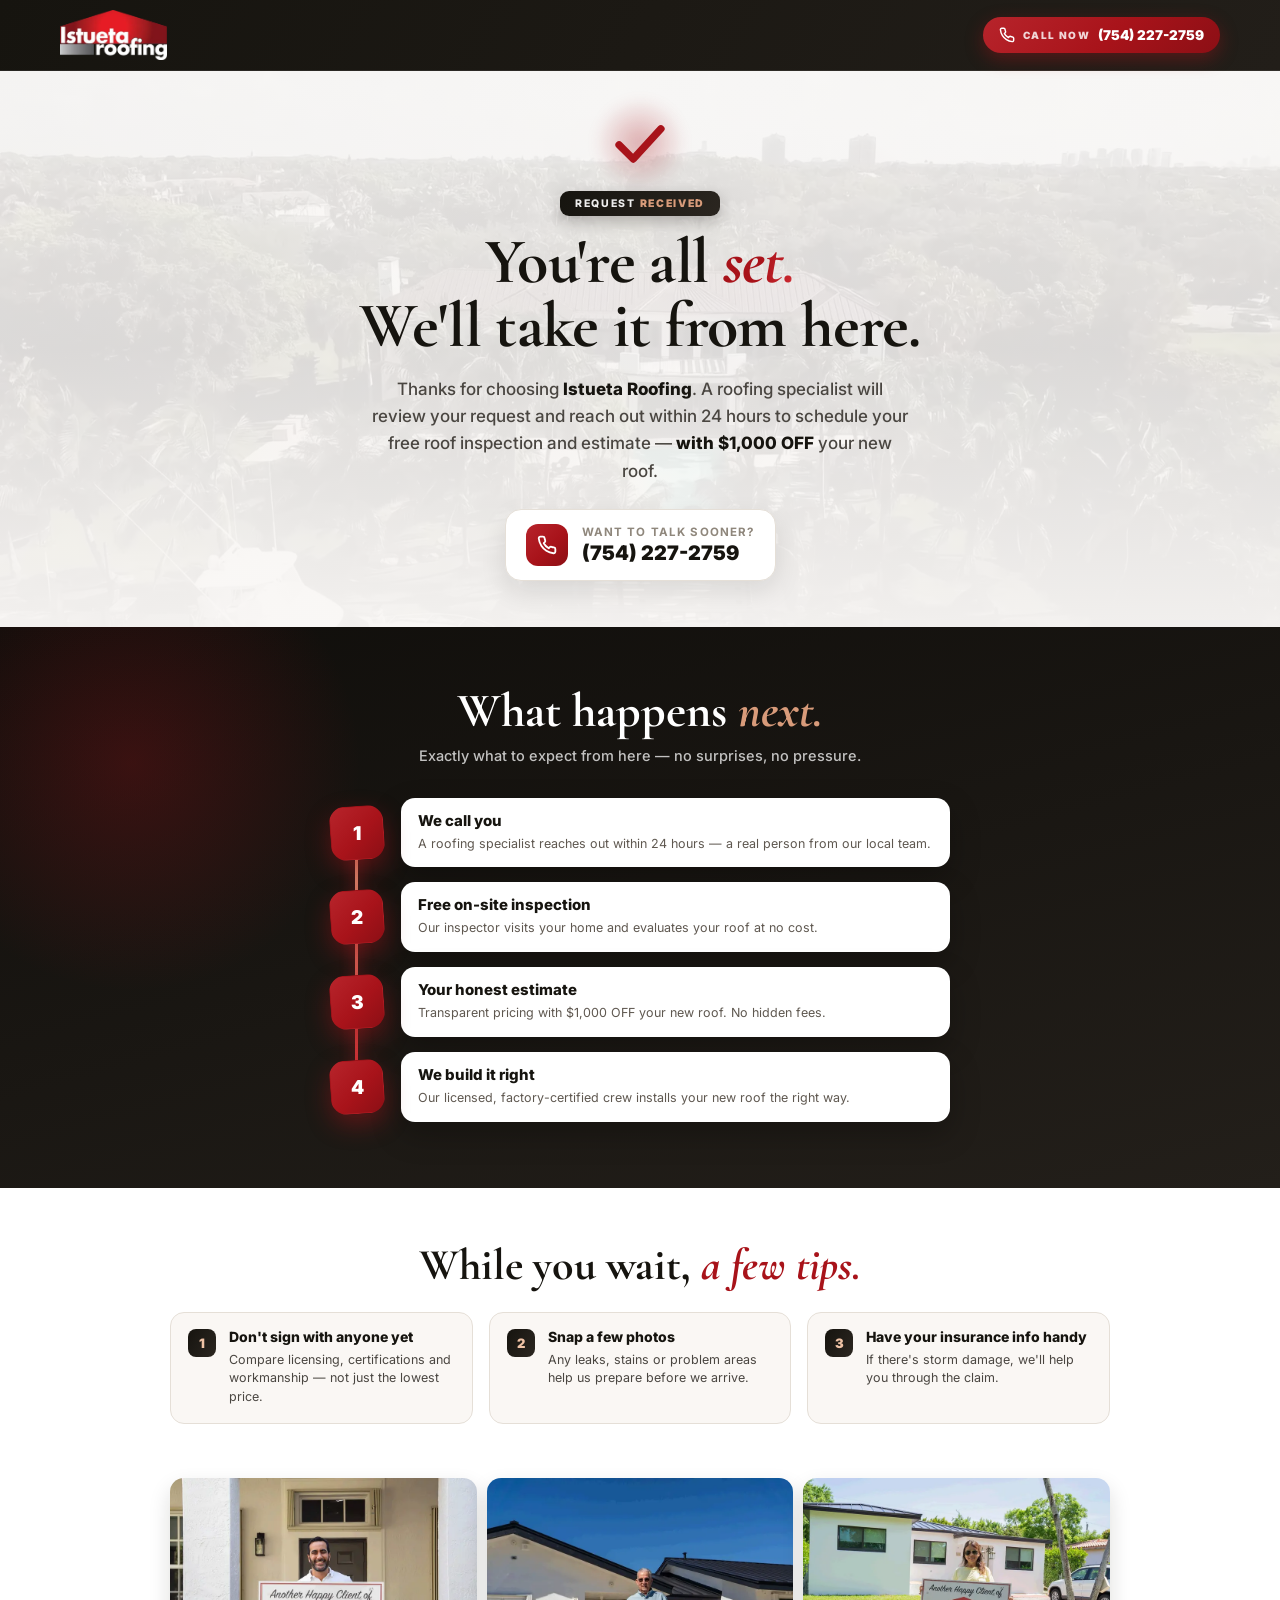
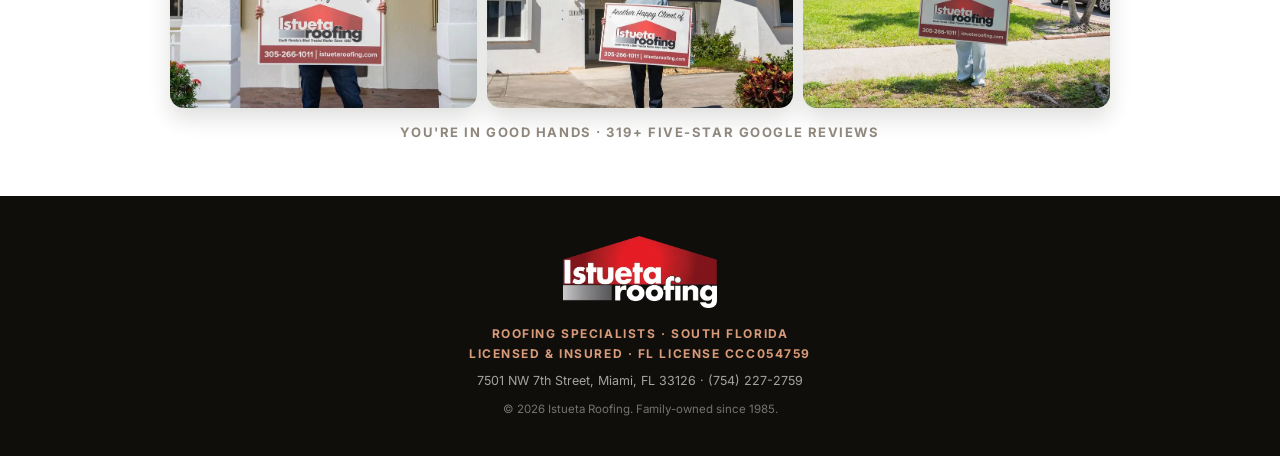
<file: thank-you.html>
<!DOCTYPE html>
<html lang="en">
<head>
<meta charset="UTF-8" />
<meta name="viewport" content="width=device-width, initial-scale=1.0, maximum-scale=1.0, user-scalable=no, viewport-fit=cover" />
<title>Thank You | Istueta Roofing</title>
<meta name="theme-color" content="#16140F">
<link href="https://fonts.googleapis.com/css2?family=Inter:wght@400;500;600;700;800;900&family=Cormorant+Garamond:ital,wght@0,600;0,700;1,600;1,700&display=swap" rel="stylesheet" />
<!--
  ISTUETA ROOFING — THANK YOU (hermana del funnel). Todo fijo; no usa custom values.
-->
<style>
  *,*::before,*::after{box-sizing:border-box;margin:0;padding:0}
  :root{
    --bg:#ffffff; --bg-alt:#FAF7F4; --fg:#16140F; --body:#4A4641; --muted:#8f877c; --border:#E5DFD7;
    --red:#A8131A; --red2:#C8262E; --grad:linear-gradient(135deg,#B7242B,#A8131A 55%,#8C0F15);
    --clay:#D89B7A; --clay2:#F0C3A6;
    --deep:#16140F; --deep2:#2B2620; --deep-grad:linear-gradient(120deg,var(--deep),var(--deep2));
    --display:'Cormorant Garamond',Georgia,serif;
  }
  html{scroll-behavior:smooth}
  body{font-variant-numeric:lining-nums;font-family:'Inter',system-ui,sans-serif;background:var(--bg);color:var(--fg);-webkit-font-smoothing:antialiased;overflow-x:hidden}
  a{text-decoration:none;color:inherit}
  img{max-width:100%}
  @keyframes shimmerText{0%{background-position:0% center}100%{background-position:200% center}}

  /* ══ TOPBAR ══ */
  .top-bar{position:sticky;top:0;z-index:50;background:linear-gradient(120deg,#16140F,#221e19);border-bottom:1px solid rgba(255,255,255,.08)}
  .top-in{display:flex;align-items:center;justify-content:space-between;gap:12px;padding:10px 20px;max-width:1200px;margin:0 auto}
  .top-logo img{height:50px;width:auto;display:block}
  @media(max-width:520px){.top-logo img{height:40px}}
  .top-call{display:inline-flex;align-items:center;gap:8px;padding:10px 16px;border-radius:100px;background:var(--grad);color:#fff;font-weight:900;font-size:13.5px;white-space:nowrap;box-shadow:0 6px 18px rgba(168,19,26,.4)}
  .top-call svg{width:16px;height:16px;stroke:#fff;fill:none}
  .top-call .lbl{font-size:10px;font-weight:900;letter-spacing:.14em;text-transform:uppercase;opacity:.82}
  @media(max-width:339px){.top-call .lbl{display:none}}

  /* ══ HERO ══ */
  .hero-shell{position:relative;background:var(--bg-alt);overflow:hidden}
  .hero-wallpaper{position:absolute;inset:0;background:url('assets/hero-aerial.webp') center 35%/cover no-repeat;filter:grayscale(.35)}
  .hero-wallpaper .veil{position:absolute;inset:0;background:linear-gradient(180deg,rgba(250,247,244,.9),rgba(250,247,244,.88) 50%,rgba(250,247,244,.97))}
  .hero{position:relative;z-index:1;padding:40px 20px 46px;text-align:center}
  .hero-in{max-width:720px;margin:0 auto}
  .ok{position:relative;width:64px;height:64px;margin:0 auto 16px}
  .ok::before{content:'';position:absolute;inset:-26%;border-radius:50%;background:radial-gradient(circle,rgba(168,19,26,.32),transparent 66%);filter:blur(6px);animation:okGlow 2.8s ease-in-out infinite}
  @keyframes okGlow{0%,100%{opacity:.55;transform:scale(.94)}50%{opacity:1;transform:scale(1.06)}}
  .ok svg{position:relative;width:100%;height:100%;overflow:visible}
  .ok svg path{fill:none;stroke:var(--red);stroke-width:6;stroke-linecap:round;stroke-linejoin:round;stroke-dasharray:80;stroke-dashoffset:80;animation:okDraw .9s .25s cubic-bezier(.16,1,.3,1) forwards}
  @keyframes okDraw{to{stroke-dashoffset:0}}
  .tag{position:relative;display:inline-flex;margin-bottom:14px;padding:6px 15px;border-radius:9px;background:var(--deep-grad);box-shadow:0 6px 15px rgba(22,20,15,.26)}
  .tag em{font-style:normal;color:rgba(255,255,255,.93);font-size:10.5px;font-weight:800;letter-spacing:.16em;text-transform:uppercase}
  .tag em b{color:var(--clay);font-weight:900}
  .hero h1{font-family:var(--display);font-size:clamp(42px,6vw,64px);font-weight:700;line-height:1;letter-spacing:-.01em}
  .hero h1 span{display:block}
  .got{font-style:italic;color:var(--red);background:linear-gradient(104deg,var(--red) 24%,var(--red2) 42%,#f2a6a9 50%,var(--red2) 58%,var(--red) 76%);background-size:240% auto;-webkit-background-clip:text;background-clip:text;-webkit-text-fill-color:transparent;animation:shimmerText 3.4s linear infinite}
  .hero .sub{margin:18px auto 0;max-width:540px;font-size:clamp(15px,1.6vw,17px);font-weight:500;color:var(--body);line-height:1.6}
  .hero .sub b{color:var(--fg);font-weight:800}
  .call-box{display:inline-flex;align-items:center;gap:14px;margin-top:24px;padding:14px 20px;border-radius:16px;background:#fff;border:1px solid var(--border);box-shadow:0 10px 26px rgba(22,20,15,.1);text-align:left}
  .call-box .ic{width:42px;height:42px;border-radius:12px;background:var(--grad);display:flex;align-items:center;justify-content:center;flex-shrink:0}
  .call-box .ic svg{width:20px;height:20px;stroke:#fff;fill:none}
  .call-box small{display:block;font-size:11.5px;font-weight:700;color:var(--muted);text-transform:uppercase;letter-spacing:.1em}
  .call-box b{display:block;font-size:20px;font-weight:900;color:var(--fg);margin-top:2px}

  /* ══ NEXT STEPS ══ */
  .steps-sec{position:relative;padding:60px 20px 66px;background:linear-gradient(165deg,#100e0b,#231f1a);overflow:hidden}
  .steps-sec::before{content:'';position:absolute;top:-22%;left:-10%;width:520px;height:520px;background:radial-gradient(circle,rgba(168,19,26,.26),transparent 62%);pointer-events:none}
  .steps-sec>*{position:relative;z-index:2}
  .sec-head{text-align:center;max-width:640px;margin:0 auto 34px}
  .sec-head h2{font-family:var(--display);font-size:clamp(34px,4.4vw,48px);font-weight:700;color:#fff;line-height:1.04}
  .sec-head h2 .hl{color:var(--clay);font-style:italic}
  .sec-head p{margin-top:10px;color:rgba(255,255,255,.74);font-size:14.5px;font-weight:500}
  .jr{max-width:620px;margin:0 auto;position:relative}
  .jr::before{content:'';position:absolute;left:25px;top:20px;bottom:30px;width:3px;border-radius:3px;background:rgba(255,255,255,.14)}
  .jr-fill{position:absolute;left:25px;top:20px;width:3px;height:0;border-radius:3px;background:linear-gradient(to bottom,var(--clay),var(--red2));box-shadow:0 0 14px rgba(200,38,46,.7);transition:height 2.1s cubic-bezier(.22,1,.36,1)}
  .jr.on .jr-fill{height:calc(100% - 50px)}
  .jr-step{position:relative;display:grid;grid-template-columns:54px 1fr;gap:17px;align-items:center;padding-bottom:15px;opacity:0;transform:translateY(16px);transition:opacity .65s cubic-bezier(.16,1,.3,1),transform .65s cubic-bezier(.16,1,.3,1);transition-delay:var(--d,0s)}
  .jr.on .jr-step{opacity:1;transform:none}
  .jr-step:last-child{padding-bottom:0}
  .jr-node{position:relative;z-index:2;width:54px;height:54px;border-radius:16px;display:flex;align-items:center;justify-content:center;font-weight:900;font-size:19px;color:rgba(255,255,255,.5);background:rgba(255,255,255,.07);border:1px solid rgba(255,255,255,.14);transition:background .5s,color .5s,box-shadow .5s,transform .5s;transition-delay:calc(var(--d,0s) + .35s)}
  .jr.on .jr-node{background:var(--grad);color:#fff;border-color:transparent;transform:rotate(-4deg);box-shadow:0 10px 24px rgba(168,19,26,.45)}
  .jr-node em{font-style:normal;transform:rotate(4deg)}
  .jr-card{background:#fff;border-radius:14px;padding:14px 17px;box-shadow:0 12px 30px rgba(0,0,0,.26)}
  .jr-card b{display:block;font-size:15px;font-weight:800;color:var(--fg);line-height:1.2}
  .jr-card p{margin-top:5px;font-size:12.5px;color:#5f5850;line-height:1.5}
  @media(max-width:520px){.jr-step{grid-template-columns:46px 1fr;gap:13px}.jr-node{width:46px;height:46px;border-radius:14px;font-size:17px}.jr::before,.jr-fill{left:21px}}

  /* ══ WHILE YOU WAIT ══ */
  .wait{padding:54px 20px 20px;background:var(--bg)}
  .wait-head{text-align:center;max-width:620px;margin:0 auto 24px}
  .wait-head h2{font-family:var(--display);font-size:clamp(32px,4vw,44px);font-weight:700;line-height:1.05}
  .wait-head h2 .hl{color:var(--red);font-style:italic}
  .wait-grid{max-width:940px;margin:0 auto;display:grid;grid-template-columns:1fr;gap:12px}
  @media(min-width:760px){.wait-grid{grid-template-columns:repeat(3,1fr);gap:16px}}
  .wt{display:flex;gap:13px;align-items:flex-start;padding:16px 17px;border-radius:14px;background:var(--bg-alt);border:1px solid var(--border)}
  .wt .n{width:28px;height:28px;min-width:28px;border-radius:8px;background:var(--deep-grad);color:var(--clay2);font-size:13px;font-weight:900;display:flex;align-items:center;justify-content:center}
  .wt b{display:block;font-size:14px;font-weight:800;line-height:1.2}
  .wt p{margin-top:5px;font-size:12.5px;color:var(--body);line-height:1.5}

  /* ══ HAPPY STRIP ══ */
  .strip{padding:34px 20px 56px;background:var(--bg)}
  .strip-in{max-width:940px;margin:0 auto;display:grid;grid-template-columns:repeat(3,1fr);gap:10px}
  .strip-in img{width:100%;aspect-ratio:4/3;object-fit:cover;border-radius:14px;display:block;box-shadow:0 10px 22px rgba(22,20,15,.14)}
  .strip p{text-align:center;margin-top:16px;font-size:13px;font-weight:700;color:var(--muted);text-transform:uppercase;letter-spacing:.12em}

  /* ══ FOOTER ══ */
  .foot{padding:40px 20px;text-align:center;background:#100e0b;color:rgba(255,255,255,.7)}
  .foot-logo{height:72px;width:auto;margin:0 auto 16px;display:block}
  .foot .fl{font-size:12px;color:var(--clay);text-transform:uppercase;letter-spacing:.13em;font-weight:700;line-height:1.7}
  .foot .fad{font-size:12.5px;margin-top:8px;color:rgba(255,255,255,.62)}
  .foot .fcopy{font-size:11.5px;margin-top:14px;color:rgba(255,255,255,.42)}

  @media(prefers-reduced-motion:reduce){
    .ok::before,.got{animation:none}.ok svg path{animation:none;stroke-dashoffset:0}
    .jr-step,.jr-node,.jr-fill{transition:none}
  }
</style>
</head>
<body>

  <header class="top-bar">
    <div class="top-in">
      <a class="top-logo" href="#"><img src="assets/logo-white.webp" alt="Istueta Roofing" width="480" height="225"></a>
      <a class="top-call" href="tel:+17542272759"><svg viewBox="0 0 24 24" stroke-width="2.2" stroke-linecap="round" stroke-linejoin="round"><path d="M22 16.92v3a2 2 0 0 1-2.18 2 19.79 19.79 0 0 1-8.63-3.07 19.5 19.5 0 0 1-6-6 19.79 19.79 0 0 1-3.07-8.67A2 2 0 0 1 4.11 2h3a2 2 0 0 1 2 1.72c.13.96.36 1.9.7 2.81a2 2 0 0 1-.45 2.11L8.09 9.91a16 16 0 0 0 6 6l1.27-1.27a2 2 0 0 1 2.11-.45c.91.34 1.85.57 2.81.7A2 2 0 0 1 22 16.92z"/></svg><span class="lbl">Call now</span>(754) 227-2759</a>
    </div>
  </header>

  <div class="hero-shell">
    <div class="hero-wallpaper"><div class="veil"></div></div>
    <section class="hero">
      <div class="hero-in">
        <div class="ok"><svg viewBox="0 0 52 52"><path d="M9 27.5 20.5 39 43 14.5"/></svg></div>
        <div class="tag"><em>Request <b>received</b></em></div>
        <h1><span>You're all <em class="got">set.</em></span><span>We'll take it from here.</span></h1>
        <p class="sub">Thanks for choosing <b>Istueta Roofing</b>. A roofing specialist will review your request and reach out within 24 hours to schedule your free roof inspection and estimate — <b>with $1,000 OFF</b> your new roof.</p>
        <a class="call-box" href="tel:+17542272759"><span class="ic"><svg viewBox="0 0 24 24" stroke-width="2.2" stroke-linecap="round" stroke-linejoin="round"><path d="M22 16.92v3a2 2 0 0 1-2.18 2 19.79 19.79 0 0 1-8.63-3.07 19.5 19.5 0 0 1-6-6 19.79 19.79 0 0 1-3.07-8.67A2 2 0 0 1 4.11 2h3a2 2 0 0 1 2 1.72c.13.96.36 1.9.7 2.81a2 2 0 0 1-.45 2.11L8.09 9.91a16 16 0 0 0 6 6l1.27-1.27a2 2 0 0 1 2.11-.45c.91.34 1.85.57 2.81.7A2 2 0 0 1 22 16.92z"/></svg></span><span><small>Want to talk sooner?</small><b>(754) 227-2759</b></span></a>
      </div>
    </section>
  </div>

  <section class="steps-sec">
    <div class="sec-head">
      <h2>What happens <span class="hl">next.</span></h2>
      <p>Exactly what to expect from here — no surprises, no pressure.</p>
    </div>
    <div class="jr" id="jr">
      <span class="jr-fill"></span>
      <div class="jr-step" style="--d:0s"><div class="jr-node"><em>1</em></div><div class="jr-card"><b>We call you</b><p>A roofing specialist reaches out within 24 hours — a real person from our local team.</p></div></div>
      <div class="jr-step" style="--d:.22s"><div class="jr-node"><em>2</em></div><div class="jr-card"><b>Free on-site inspection</b><p>Our inspector visits your home and evaluates your roof at no cost.</p></div></div>
      <div class="jr-step" style="--d:.44s"><div class="jr-node"><em>3</em></div><div class="jr-card"><b>Your honest estimate</b><p>Transparent pricing with $1,000 OFF your new roof. No hidden fees.</p></div></div>
      <div class="jr-step" style="--d:.66s"><div class="jr-node"><em>4</em></div><div class="jr-card"><b>We build it right</b><p>Our licensed, factory-certified crew installs your new roof the right way.</p></div></div>
    </div>
  </section>

  <section class="wait">
    <div class="wait-head"><h2>While you wait, <span class="hl">a few tips.</span></h2></div>
    <div class="wait-grid">
      <div class="wt"><span class="n">1</span><div><b>Don't sign with anyone yet</b><p>Compare licensing, certifications and workmanship — not just the lowest price.</p></div></div>
      <div class="wt"><span class="n">2</span><div><b>Snap a few photos</b><p>Any leaks, stains or problem areas help us prepare before we arrive.</p></div></div>
      <div class="wt"><span class="n">3</span><div><b>Have your insurance info handy</b><p>If there's storm damage, we'll help you through the claim.</p></div></div>
    </div>
  </section>

  <section class="strip">
    <div class="strip-in">
      <img src="assets/client-1.webp" alt="Happy Istueta Roofing client" loading="lazy">
      <img src="assets/client-4.webp" alt="Happy Istueta Roofing client" loading="lazy">
      <img src="assets/client-7.webp" alt="Happy Istueta Roofing client" loading="lazy">
    </div>
    <p>You're in good hands · 319+ five-star Google reviews</p>
  </section>

  <footer class="foot">
    <img src="assets/logo-white.webp" alt="Istueta Roofing" class="foot-logo" width="480" height="225" loading="lazy">
    <div class="fl">Roofing Specialists · South Florida<br>Licensed &amp; Insured · FL License CCC054759</div>
    <div class="fad">7501 NW 7th Street, Miami, FL 33126 · (754) 227-2759</div>
    <div class="fcopy">© 2026 Istueta Roofing. Family-owned since 1985.</div>
  </footer>

<script>
  var jr=document.getElementById('jr');
  if(jr){var o=new IntersectionObserver(function(es){es.forEach(function(e){if(e.isIntersecting){jr.classList.add('on');o.disconnect();}});},{threshold:.28});o.observe(jr);}
</script>
</body>
</html>
</file>
